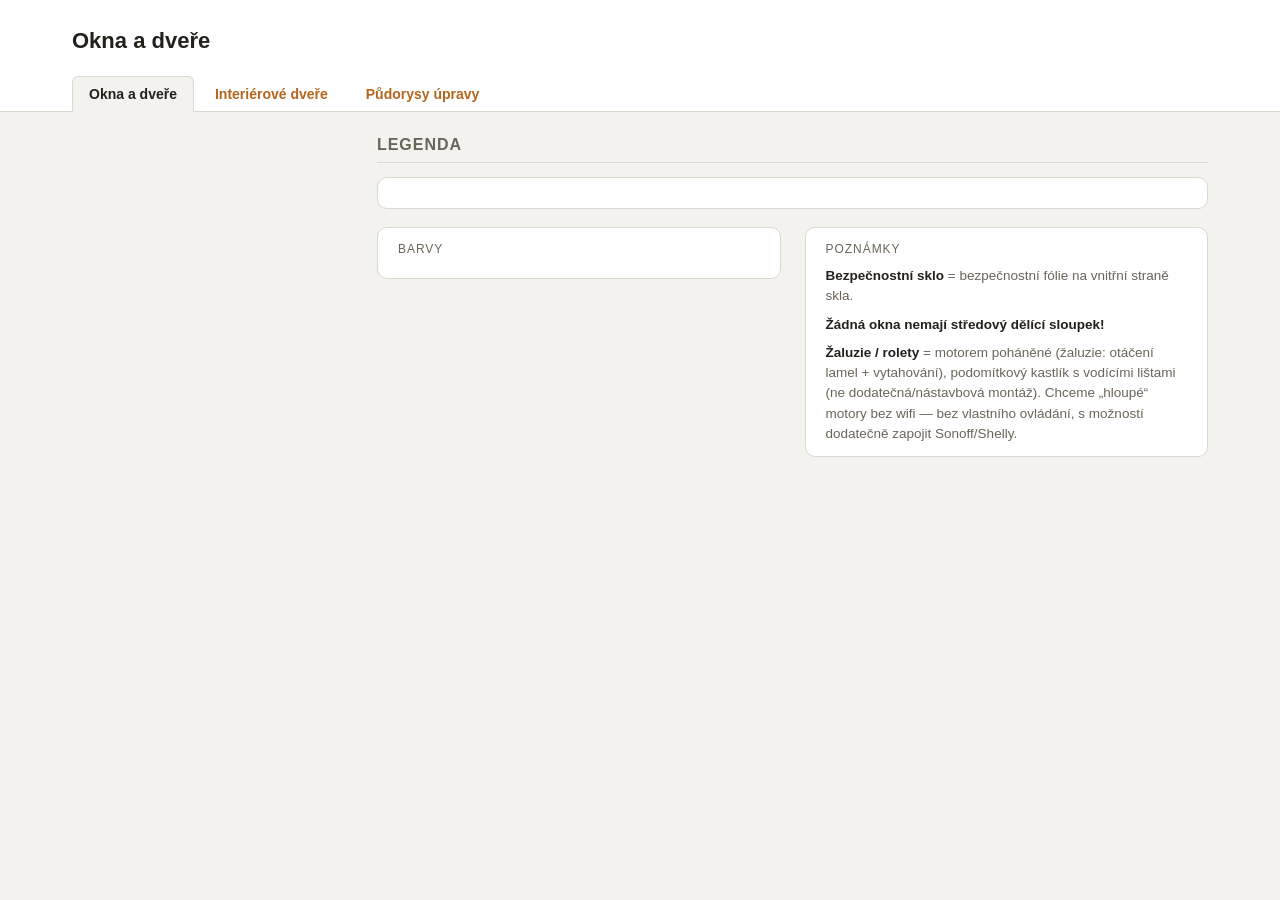
<file: index.html>
<!doctype html>
<html lang="cs">
<head>
<meta charset="utf-8">
<meta name="robots" content="noindex, nofollow">
<meta http-equiv="refresh" content="0; url=okna-dvere/">
<title>Rejchartice 58</title>
</head>
<body><a href="okna-dvere/">Okna a dveře</a></body>
</html>
</file>
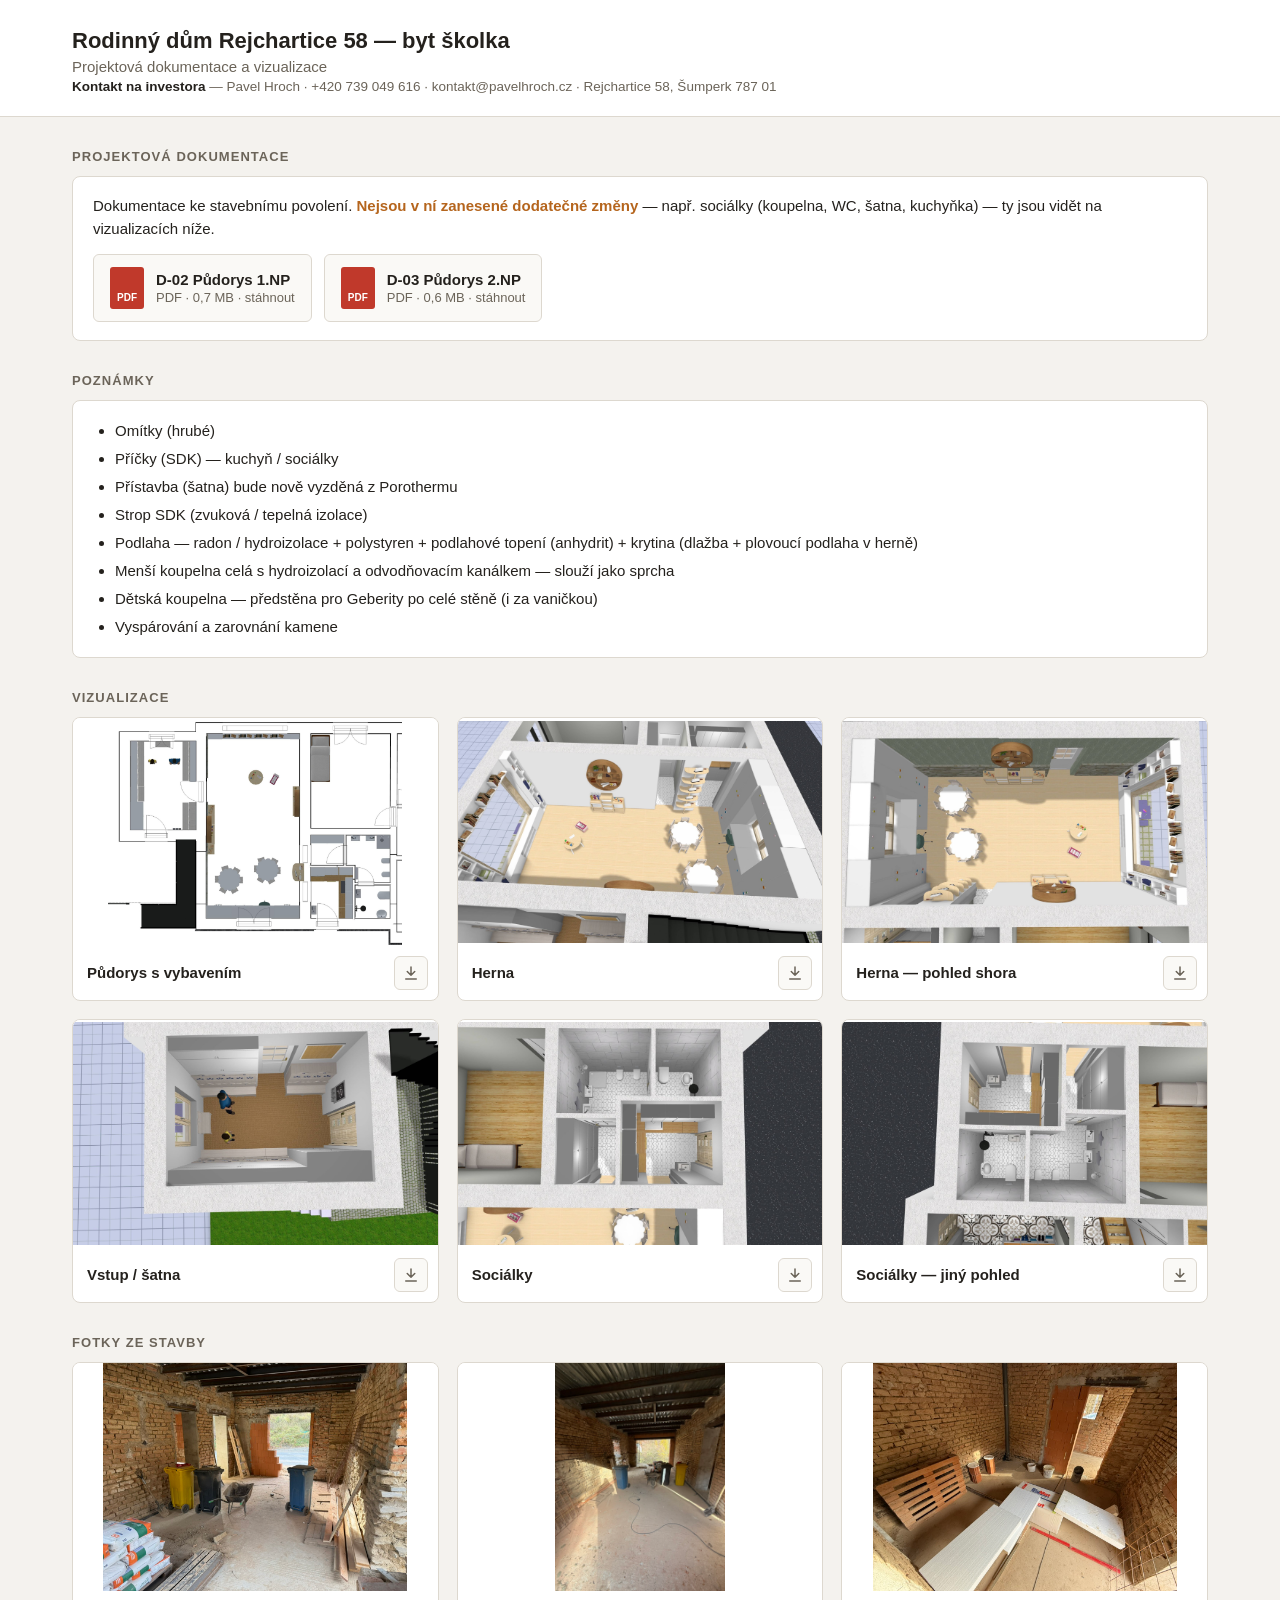
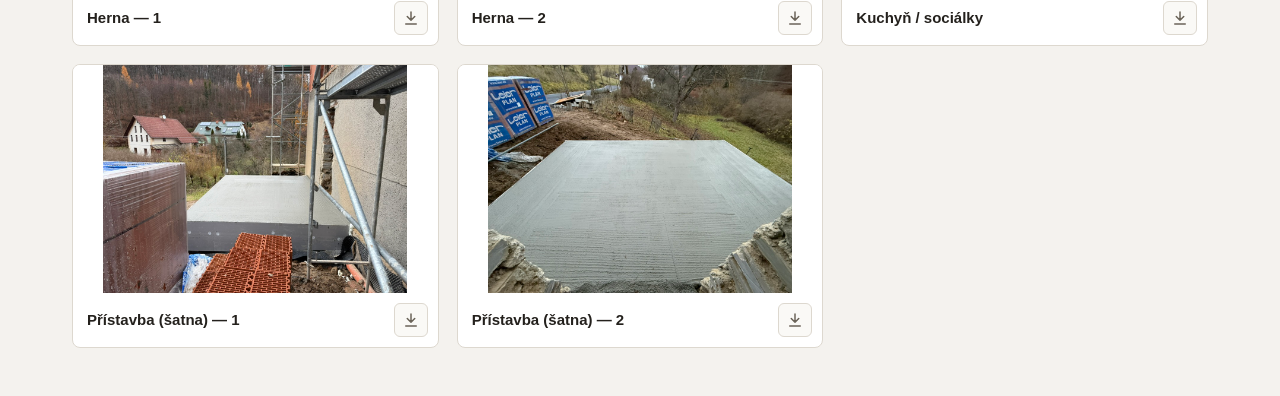
<file: byt-skolka/index.html>
<!DOCTYPE html>
<html lang="cs">
<head>
<meta charset="UTF-8" />
<meta name="robots" content="noindex, nofollow" />
<meta name="viewport" content="width=device-width, initial-scale=1.0" />
<title>Byt školka — Rejchartice 58</title>
<style>
  :root {
    --bg: #f4f2ee;
    --panel: #ffffff;
    --ink: #24211d;
    --muted: #6b6459;
    --line: #ddd8cf;
    --accent: #b5651d;
  }
  * { box-sizing: border-box; }
  body {
    margin: 0;
    font-family: -apple-system, "Segoe UI", Roboto, Helvetica, Arial, sans-serif;
    background: var(--bg);
    color: var(--ink);
  }
  header.page-head {
    padding: 28px 32px 22px;
    border-bottom: 1px solid var(--line);
    background: var(--panel);
  }
  header.page-head > *, main { max-width: 1136px; margin-left: auto; margin-right: auto; }
  header.page-head h1 { margin-top: 0; margin-bottom: 4px; font-size: 22px; }
  header.page-head .sub { color: var(--muted); font-size: 15px; }
  header.page-head .contact { color: var(--muted); font-size: 13.5px; margin-top: 4px; }
  header.page-head .contact b { color: var(--ink); }
  main { padding: 0 32px 48px; max-width: 1200px; }
  h2 {
    font-size: 13px; letter-spacing: 0.08em; text-transform: uppercase;
    color: var(--muted); margin: 32px 0 12px;
  }
  .card {
    background: var(--panel);
    border: 1px solid var(--line);
    border-radius: 8px;
    padding: 18px 20px;
  }
  .docs-note { margin: 0 0 14px; font-size: 15px; line-height: 1.5; }
  .docs-note b { color: var(--accent); }
  .docs { display: flex; flex-wrap: wrap; gap: 12px; }
  .doc {
    display: inline-flex; align-items: center; gap: 12px;
    padding: 12px 16px;
    border: 1px solid var(--line); border-radius: 6px;
    color: var(--ink); text-decoration: none; background: #faf9f6;
  }
  .doc:hover { border-color: var(--accent); }
  .doc-icon {
    flex: none; width: 34px; height: 42px; border-radius: 3px;
    background: #c0392b; color: #fff; font-size: 10px; font-weight: 700;
    display: flex; align-items: flex-end; justify-content: center; padding-bottom: 6px;
  }
  .doc-name { font-weight: 700; font-size: 15px; }
  .doc-meta { color: var(--muted); font-size: 13px; margin-top: 2px; }
  .notes { margin: 0; padding-left: 22px; font-size: 15px; line-height: 1.6; }
  .notes li + li { margin-top: 4px; }
  .gallery {
    display: grid;
    grid-template-columns: repeat(auto-fill, minmax(320px, 1fr));
    gap: 18px;
  }
  .gallery figure {
    margin: 0; background: var(--panel);
    border: 1px solid var(--line); border-radius: 8px; overflow: hidden;
  }
  .gallery img {
    display: block; width: 100%; aspect-ratio: 16 / 10; object-fit: contain;
    cursor: zoom-in; background: #fff;
  }
  .gallery figcaption {
    padding: 10px 10px 10px 14px; font-size: 15px; font-weight: 700;
    display: flex; align-items: center; justify-content: space-between; gap: 10px;
  }
  .dl {
    flex: none; display: inline-flex; align-items: center; justify-content: center;
    width: 34px; height: 34px; border-radius: 6px;
    color: var(--muted); border: 1px solid var(--line); background: #faf9f6;
  }
  .dl:hover { color: var(--accent); border-color: var(--accent); }
  .dl svg { width: 18px; height: 18px; }
  .lightbox {
    position: fixed; inset: 0; z-index: 1000;
    background: rgba(15, 14, 12, 0.92);
    display: flex; flex-direction: column; align-items: center; justify-content: center;
    padding: 48px 16px 24px;
  }
  .lightbox img { max-width: 100%; max-height: calc(100vh - 110px); object-fit: contain; border-radius: 4px; }
  .lightbox-caption { margin-top: 12px; color: #f3efe8; font-size: 15px; font-weight: 600; }
  .lightbox-close {
    position: absolute; top: 10px; right: 14px; width: 44px; height: 44px;
    border: none; border-radius: 50%; background: rgba(255, 255, 255, 0.14);
    color: #fff; font-size: 30px; line-height: 1; cursor: pointer;
  }
  .lightbox-close:hover, .lightbox-nav:hover { background: rgba(255, 255, 255, 0.28); }
  .lightbox-nav {
    position: absolute; top: 50%; transform: translateY(-50%);
    width: 52px; height: 52px; border: none; border-radius: 50%;
    background: rgba(255, 255, 255, 0.14); color: #fff;
    font-size: 38px; line-height: 1; padding-bottom: 4px; cursor: pointer;
  }
  .lightbox-nav.prev { left: 14px; }
  .lightbox-nav.next { right: 14px; }
  .lightbox { user-select: none; }
  @media (max-width: 600px) { .lightbox-nav { width: 42px; height: 42px; font-size: 30px; } }
  @media (max-width: 600px) {
    header.page-head { padding: 20px 16px 16px; }
    main { padding: 0 16px 32px; }
    .gallery { grid-template-columns: 1fr; }
  }
</style>
</head>
<body>

<header class="page-head">
  <h1>Rodinný dům Rejchartice 58 — byt školka</h1>
  <div class="sub">Projektová dokumentace a vizualizace</div>
  <div class="contact"><b>Kontakt na investora</b> — Pavel Hroch · +420 739 049 616 · kontakt@pavelhroch.cz · Rejchartice 58, Šumperk 787 01</div>
</header>

<main>
  <h2>Projektová dokumentace</h2>
  <div class="card">
    <p class="docs-note">
      Dokumentace ke stavebnímu povolení. <b>Nejsou v ní zanesené dodatečné změny</b> —
      např. sociálky (koupelna, WC, šatna, kuchyňka) — ty jsou vidět na vizualizacích níže.
    </p>
    <div class="docs">
      <a class="doc" href="pdf/D-02-1NP.pdf" download>
        <span class="doc-icon">PDF</span>
        <span><div class="doc-name">D-02 Půdorys 1.NP</div><div class="doc-meta">PDF · 0,7 MB · stáhnout</div></span>
      </a>
      <a class="doc" href="pdf/D-03-2NP.pdf" download>
        <span class="doc-icon">PDF</span>
        <span><div class="doc-name">D-03 Půdorys 2.NP</div><div class="doc-meta">PDF · 0,6 MB · stáhnout</div></span>
      </a>
    </div>
  </div>

  <h2>Poznámky</h2>
  <div class="card">
    <!-- Poznámky: každá odrážka = jeden <li> -->
    <ul class="notes">
      <li>Omítky (hrubé)</li>
      <li>Příčky (SDK) — kuchyň / sociálky</li>
      <li>Přístavba (šatna) bude nově vyzděná z Porothermu</li>
      <li>Strop SDK (zvuková / tepelná izolace)</li>
      <li>Podlaha — radon / hydroizolace + polystyren + podlahové topení (anhydrit) + krytina (dlažba + plovoucí podlaha v herně)</li>
      <li>Menší koupelna celá s hydroizolací a odvodňovacím kanálkem — slouží jako sprcha</li>
      <li>Dětská koupelna — předstěna pro Geberity po celé stěně (i za vaničkou)</li>
      <li>Vyspárování a zarovnání kamene</li>
    </ul>
  </div>

  <h2>Vizualizace</h2>
  <div class="gallery" id="gallery">
    <figure><img src="img/pudorys.jpg" alt="Půdorys s vybavením"><figcaption><span>Půdorys s vybavením</span><a class="dl" href="img/pudorys.jpg" download title="Stáhnout fotku" aria-label="Stáhnout fotku Půdorys s vybavením"><svg viewBox="0 0 24 24" fill="none" stroke="currentColor" stroke-width="2" stroke-linecap="round" stroke-linejoin="round" aria-hidden="true"><path d="M12 4v11M7 10l5 5 5-5M5 20h14"/></svg></a></figcaption></figure>
    <figure><img src="img/herna.jpg" alt="Herna"><figcaption><span>Herna</span><a class="dl" href="img/herna.jpg" download title="Stáhnout fotku" aria-label="Stáhnout fotku Herna"><svg viewBox="0 0 24 24" fill="none" stroke="currentColor" stroke-width="2" stroke-linecap="round" stroke-linejoin="round" aria-hidden="true"><path d="M12 4v11M7 10l5 5 5-5M5 20h14"/></svg></a></figcaption></figure>
    <figure><img src="img/herna-shora.jpg" alt="Herna — pohled shora"><figcaption><span>Herna — pohled shora</span><a class="dl" href="img/herna-shora.jpg" download title="Stáhnout fotku" aria-label="Stáhnout fotku Herna — pohled shora"><svg viewBox="0 0 24 24" fill="none" stroke="currentColor" stroke-width="2" stroke-linecap="round" stroke-linejoin="round" aria-hidden="true"><path d="M12 4v11M7 10l5 5 5-5M5 20h14"/></svg></a></figcaption></figure>
    <figure><img src="img/satna-vstup.jpg" alt="Vstup / šatna"><figcaption><span>Vstup / šatna</span><a class="dl" href="img/satna-vstup.jpg" download title="Stáhnout fotku" aria-label="Stáhnout fotku Vstup / šatna"><svg viewBox="0 0 24 24" fill="none" stroke="currentColor" stroke-width="2" stroke-linecap="round" stroke-linejoin="round" aria-hidden="true"><path d="M12 4v11M7 10l5 5 5-5M5 20h14"/></svg></a></figcaption></figure>
    <figure><img src="img/socialky.jpg" alt="Sociálky"><figcaption><span>Sociálky</span><a class="dl" href="img/socialky.jpg" download title="Stáhnout fotku" aria-label="Stáhnout fotku Sociálky"><svg viewBox="0 0 24 24" fill="none" stroke="currentColor" stroke-width="2" stroke-linecap="round" stroke-linejoin="round" aria-hidden="true"><path d="M12 4v11M7 10l5 5 5-5M5 20h14"/></svg></a></figcaption></figure>
    <figure><img src="img/socialky-2.jpg" alt="Sociálky — jiný pohled"><figcaption><span>Sociálky — jiný pohled</span><a class="dl" href="img/socialky-2.jpg" download title="Stáhnout fotku" aria-label="Stáhnout fotku Sociálky — jiný pohled"><svg viewBox="0 0 24 24" fill="none" stroke="currentColor" stroke-width="2" stroke-linecap="round" stroke-linejoin="round" aria-hidden="true"><path d="M12 4v11M7 10l5 5 5-5M5 20h14"/></svg></a></figcaption></figure>
  </div>
  <h2>Fotky ze stavby</h2>
  <div class="gallery">
    <figure><img src="img/stav-1.jpg" alt="Herna — 1"><figcaption><span>Herna — 1</span><a class="dl" href="img/stav-1.jpg" download title="Stáhnout fotku" aria-label="Stáhnout fotku Herna — 1"><svg viewBox="0 0 24 24" fill="none" stroke="currentColor" stroke-width="2" stroke-linecap="round" stroke-linejoin="round" aria-hidden="true"><path d="M12 4v11M7 10l5 5 5-5M5 20h14"/></svg></a></figcaption></figure>
    <figure><img src="img/stav-2.jpg" alt="Herna — 2"><figcaption><span>Herna — 2</span><a class="dl" href="img/stav-2.jpg" download title="Stáhnout fotku" aria-label="Stáhnout fotku Herna — 2"><svg viewBox="0 0 24 24" fill="none" stroke="currentColor" stroke-width="2" stroke-linecap="round" stroke-linejoin="round" aria-hidden="true"><path d="M12 4v11M7 10l5 5 5-5M5 20h14"/></svg></a></figcaption></figure>
    <figure><img src="img/stav-3.jpg" alt="Kuchyň / sociálky"><figcaption><span>Kuchyň / sociálky</span><a class="dl" href="img/stav-3.jpg" download title="Stáhnout fotku" aria-label="Stáhnout fotku Kuchyň / sociálky"><svg viewBox="0 0 24 24" fill="none" stroke="currentColor" stroke-width="2" stroke-linecap="round" stroke-linejoin="round" aria-hidden="true"><path d="M12 4v11M7 10l5 5 5-5M5 20h14"/></svg></a></figcaption></figure>
    <figure><img src="img/stav-4.jpg" alt="Přístavba (šatna) — 1"><figcaption><span>Přístavba (šatna) — 1</span><a class="dl" href="img/stav-4.jpg" download title="Stáhnout fotku" aria-label="Stáhnout fotku Přístavba (šatna) — 1"><svg viewBox="0 0 24 24" fill="none" stroke="currentColor" stroke-width="2" stroke-linecap="round" stroke-linejoin="round" aria-hidden="true"><path d="M12 4v11M7 10l5 5 5-5M5 20h14"/></svg></a></figcaption></figure>
    <figure><img src="img/stav-5.jpg" alt="Přístavba (šatna) — 2"><figcaption><span>Přístavba (šatna) — 2</span><a class="dl" href="img/stav-5.jpg" download title="Stáhnout fotku" aria-label="Stáhnout fotku Přístavba (šatna) — 2"><svg viewBox="0 0 24 24" fill="none" stroke="currentColor" stroke-width="2" stroke-linecap="round" stroke-linejoin="round" aria-hidden="true"><path d="M12 4v11M7 10l5 5 5-5M5 20h14"/></svg></a></figcaption></figure>
  </div>
</main>

<script>
  // Lightbox: šipky ←/→ (tlačítka, klávesy i swipe) listují fotkami v rámci stejné galerie.
  function openLightbox(items, index) {
    const box = document.createElement("div");
    box.className = "lightbox";
    const img = document.createElement("img");
    const cap = document.createElement("div");
    cap.className = "lightbox-caption";
    const close = document.createElement("button");
    close.className = "lightbox-close";
    close.type = "button";
    close.setAttribute("aria-label", "Zavřít");
    close.textContent = "×";
    const mkNav = (cls, label, txt) => {
      const b = document.createElement("button");
      b.className = "lightbox-nav " + cls;
      b.type = "button";
      b.setAttribute("aria-label", label);
      b.textContent = txt;
      return b;
    };
    const prev = mkNav("prev", "Předchozí fotka", "‹");
    const next = mkNav("next", "Další fotka", "›");
    box.append(img, cap, close);
    if (items.length > 1) box.append(prev, next);

    function show(i) {
      index = (i + items.length) % items.length;
      img.src = items[index].src;
      img.alt = items[index].caption;
      cap.textContent = items[index].caption + (items.length > 1 ? `  (${index + 1} / ${items.length})` : "");
    }
    function hide() { box.remove(); document.removeEventListener("keydown", onKey); }
    function onKey(e) {
      if (e.key === "Escape") hide();
      else if (e.key === "ArrowLeft") show(index - 1);
      else if (e.key === "ArrowRight") show(index + 1);
    }
    prev.addEventListener("click", () => show(index - 1));
    next.addEventListener("click", () => show(index + 1));
    box.addEventListener("click", (e) => { if (e.target === box || e.target === close) hide(); });
    let touchX = null;
    box.addEventListener("touchstart", (e) => { touchX = e.touches[0].clientX; }, { passive: true });
    box.addEventListener("touchend", (e) => {
      if (touchX === null) return;
      const dx = e.changedTouches[0].clientX - touchX;
      if (Math.abs(dx) > 40) show(index + (dx < 0 ? 1 : -1));
      touchX = null;
    });
    document.addEventListener("keydown", onKey);
    show(index);
    document.body.appendChild(box);
  }
  document.querySelectorAll(".gallery").forEach((gallery) => {
    const figs = [...gallery.querySelectorAll("figure")];
    const items = figs.map((fig) => ({
      src: fig.querySelector("img").src,
      caption: fig.querySelector("figcaption span").textContent,
    }));
    figs.forEach((fig, i) => fig.querySelector("img").addEventListener("click", () => openLightbox(items, i)));
  });
</script>
</body>
</html>
</file>
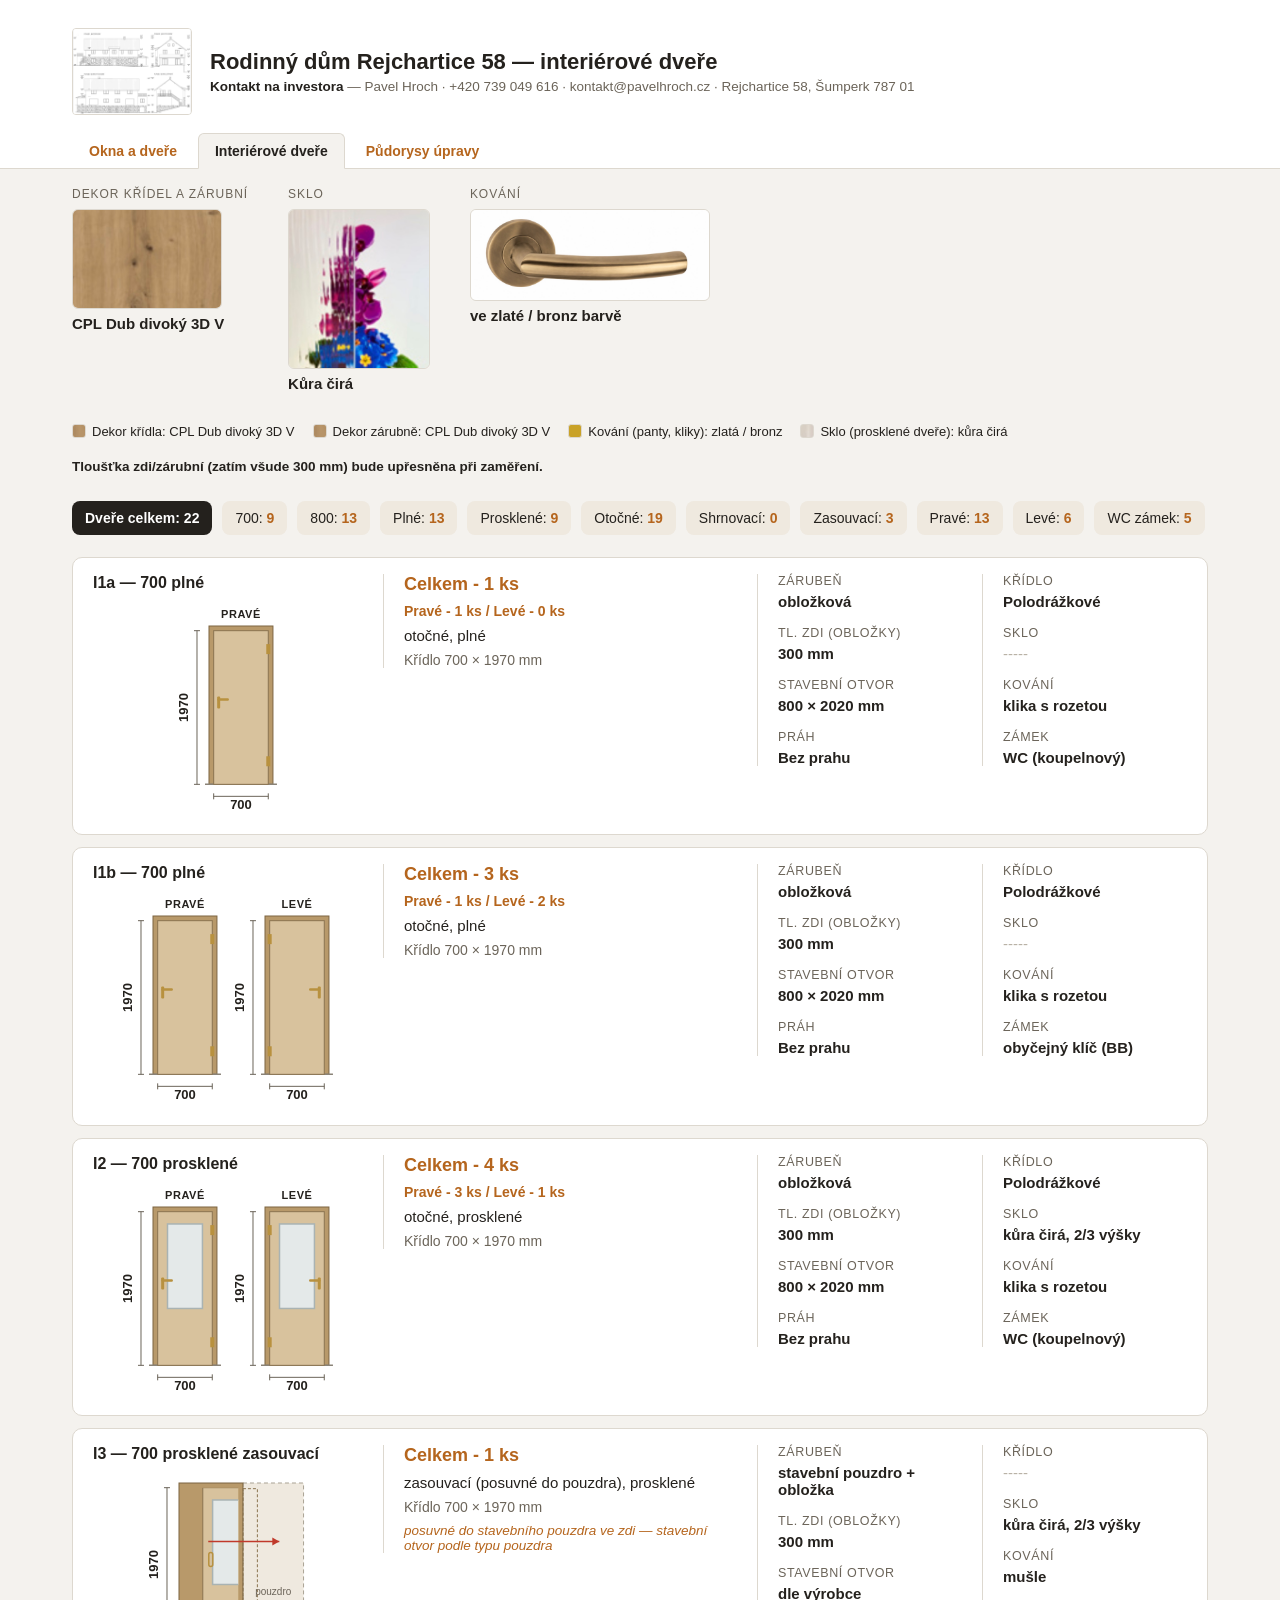
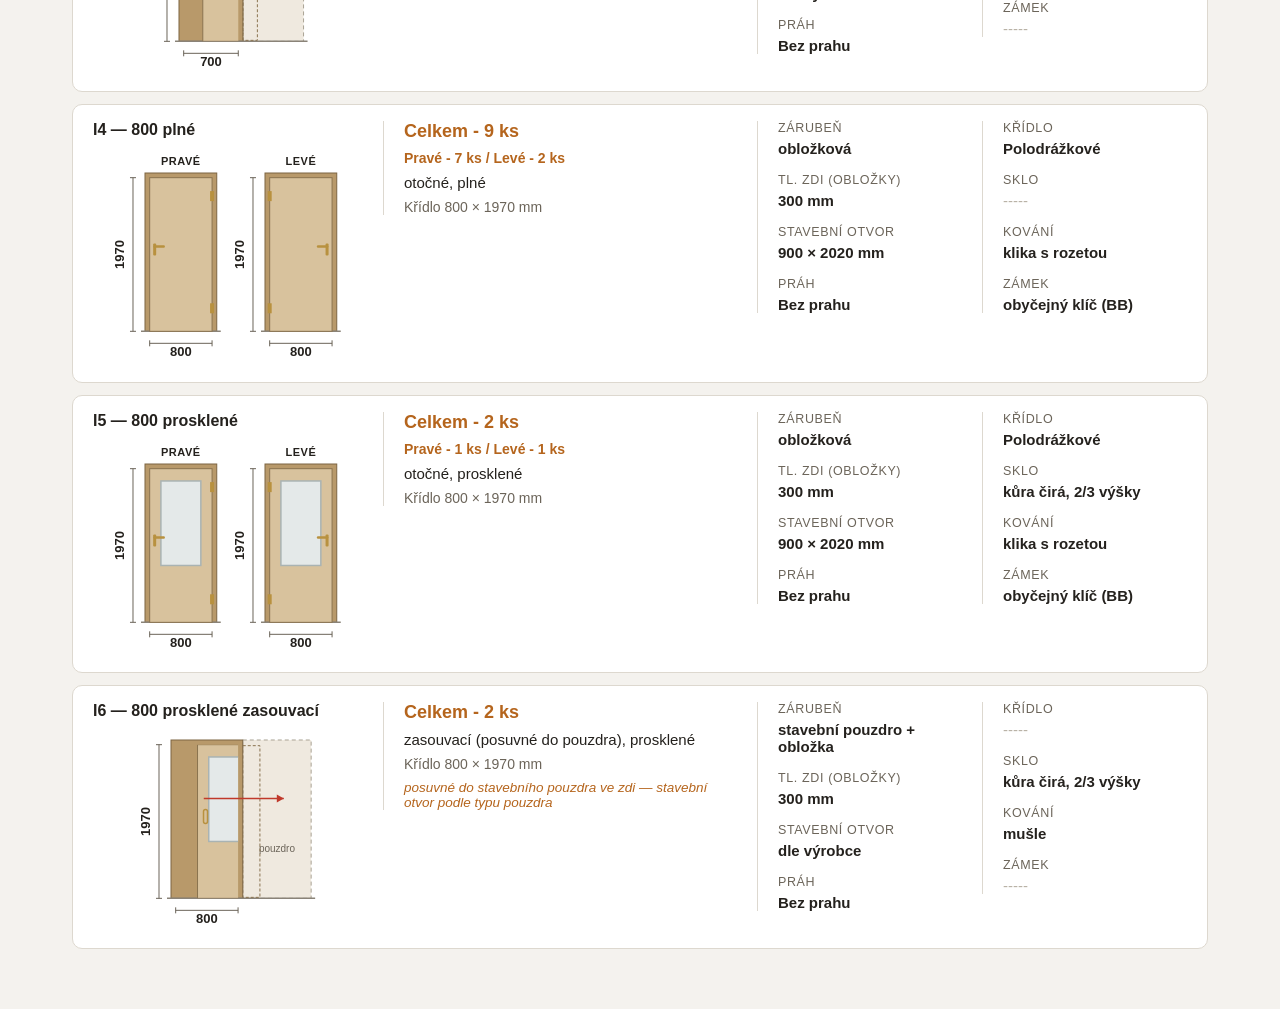
<file: interierove-dvere/index.html>
<!DOCTYPE html>
<html lang="cs">
<head>
<meta charset="UTF-8" />
<meta name="robots" content="noindex, nofollow" />
<meta name="viewport" content="width=device-width, initial-scale=1.0" />
<title>Interiérové dveře — poptávka</title>
<!-- Proti cache: CSS/JS/data se načítají s časovou značkou, takže se změny projeví hned. -->
<script>document.write('<link rel="stylesheet" href="style.css?t=' + Date.now() + '" />');</script>
</head>
<body>

<header class="page-head">
  <div class="head-row">
    <img class="house-thumb" id="house-thumb" alt="Pohledy domu" hidden />
    <div class="head-text">
      <h1 id="project-title">Interiérové dveře</h1>
      <div class="contact" id="contact"></div>
    </div>
  </div>
  <nav class="site-nav"><a href="../okna-dvere/index.html">Okna a dveře</a><span class="current">Interiérové dveře</span><a href="../pudorysy-upravy/index.html">Půdorysy úpravy</a></nav>
</header>

<div class="decor" id="decor"></div>
<div class="materials" id="materials"></div>

<div class="legend legend-note">
  <span><b>Tloušťka zdi/zárubní (zatím všude 300 mm) bude upřesněna při zaměření.</b></span>
</div>

<main id="main"></main>

<script>
  var t = Date.now();
  document.write('<script src="data.js?t=' + t + '"><\/script>');
  document.write('<script src="app.js?t=' + t + '"><\/script>');
</script>
</body>
</html>
</file>
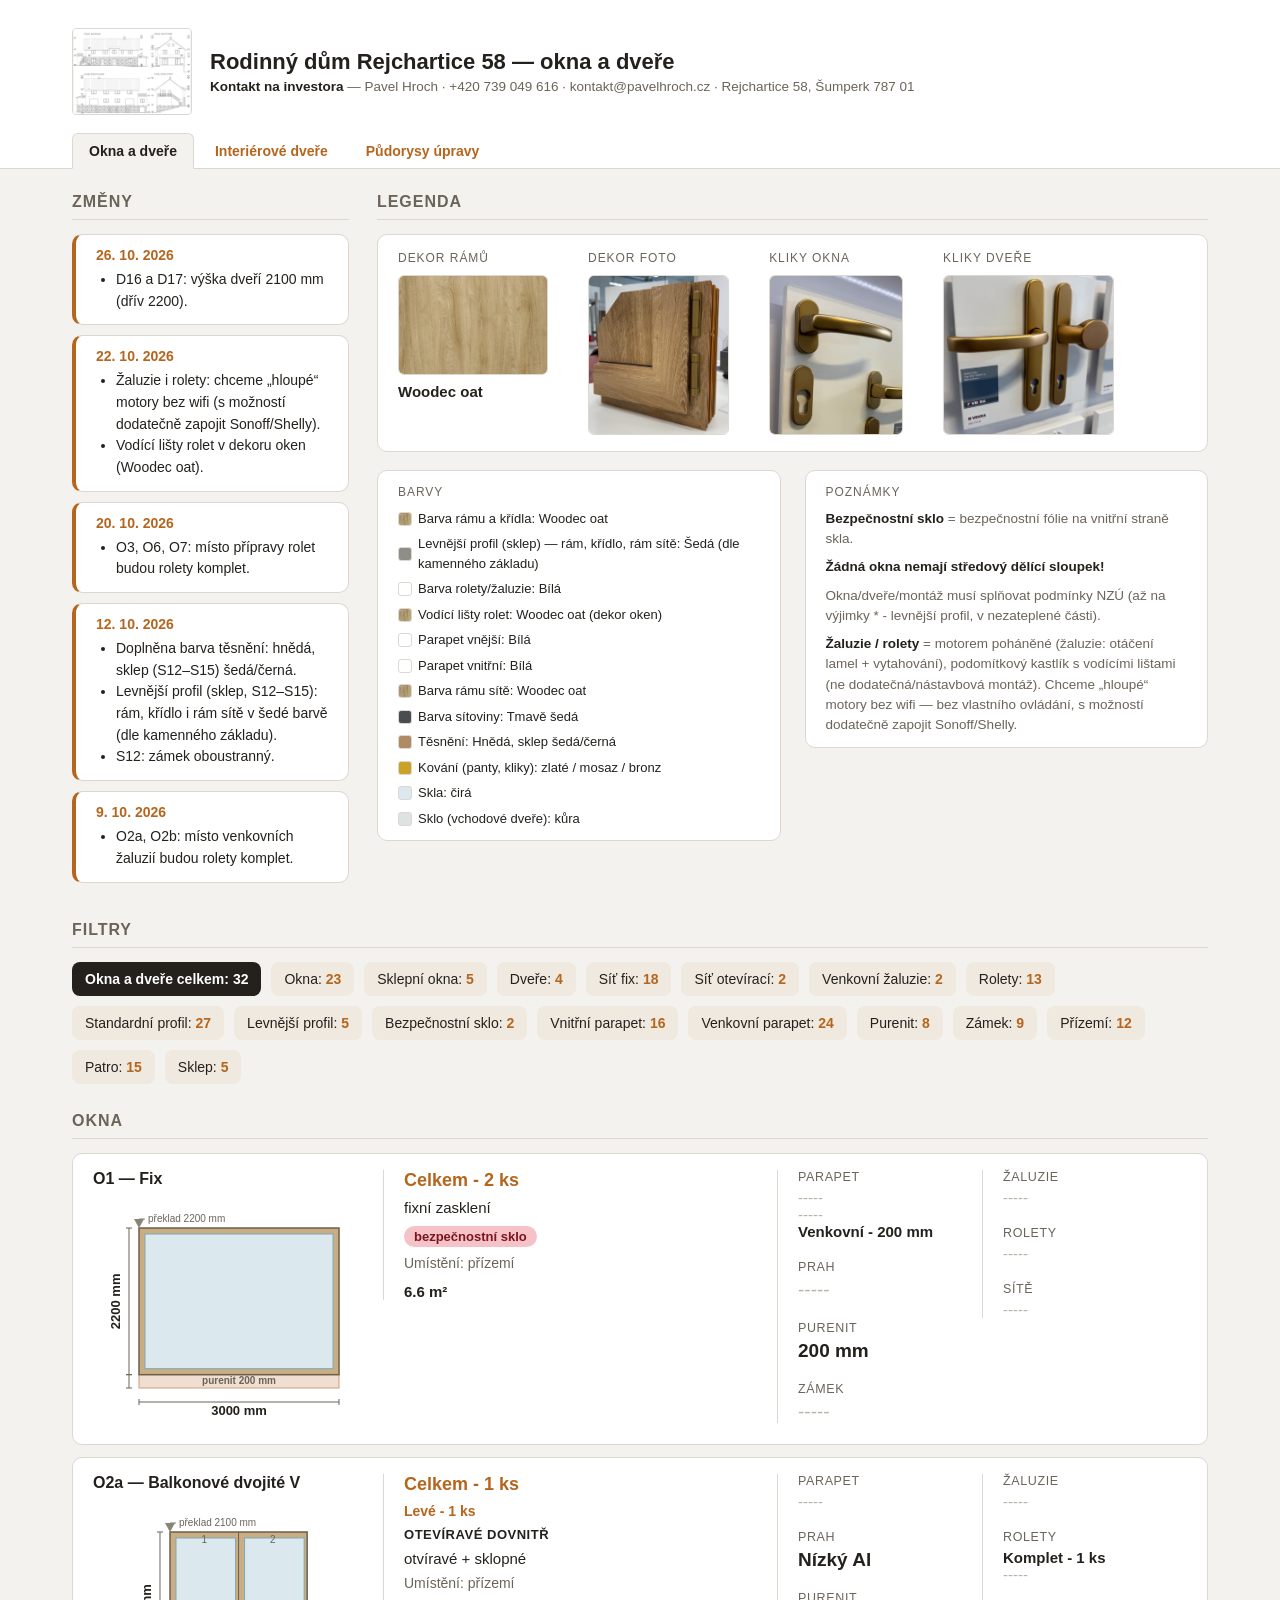
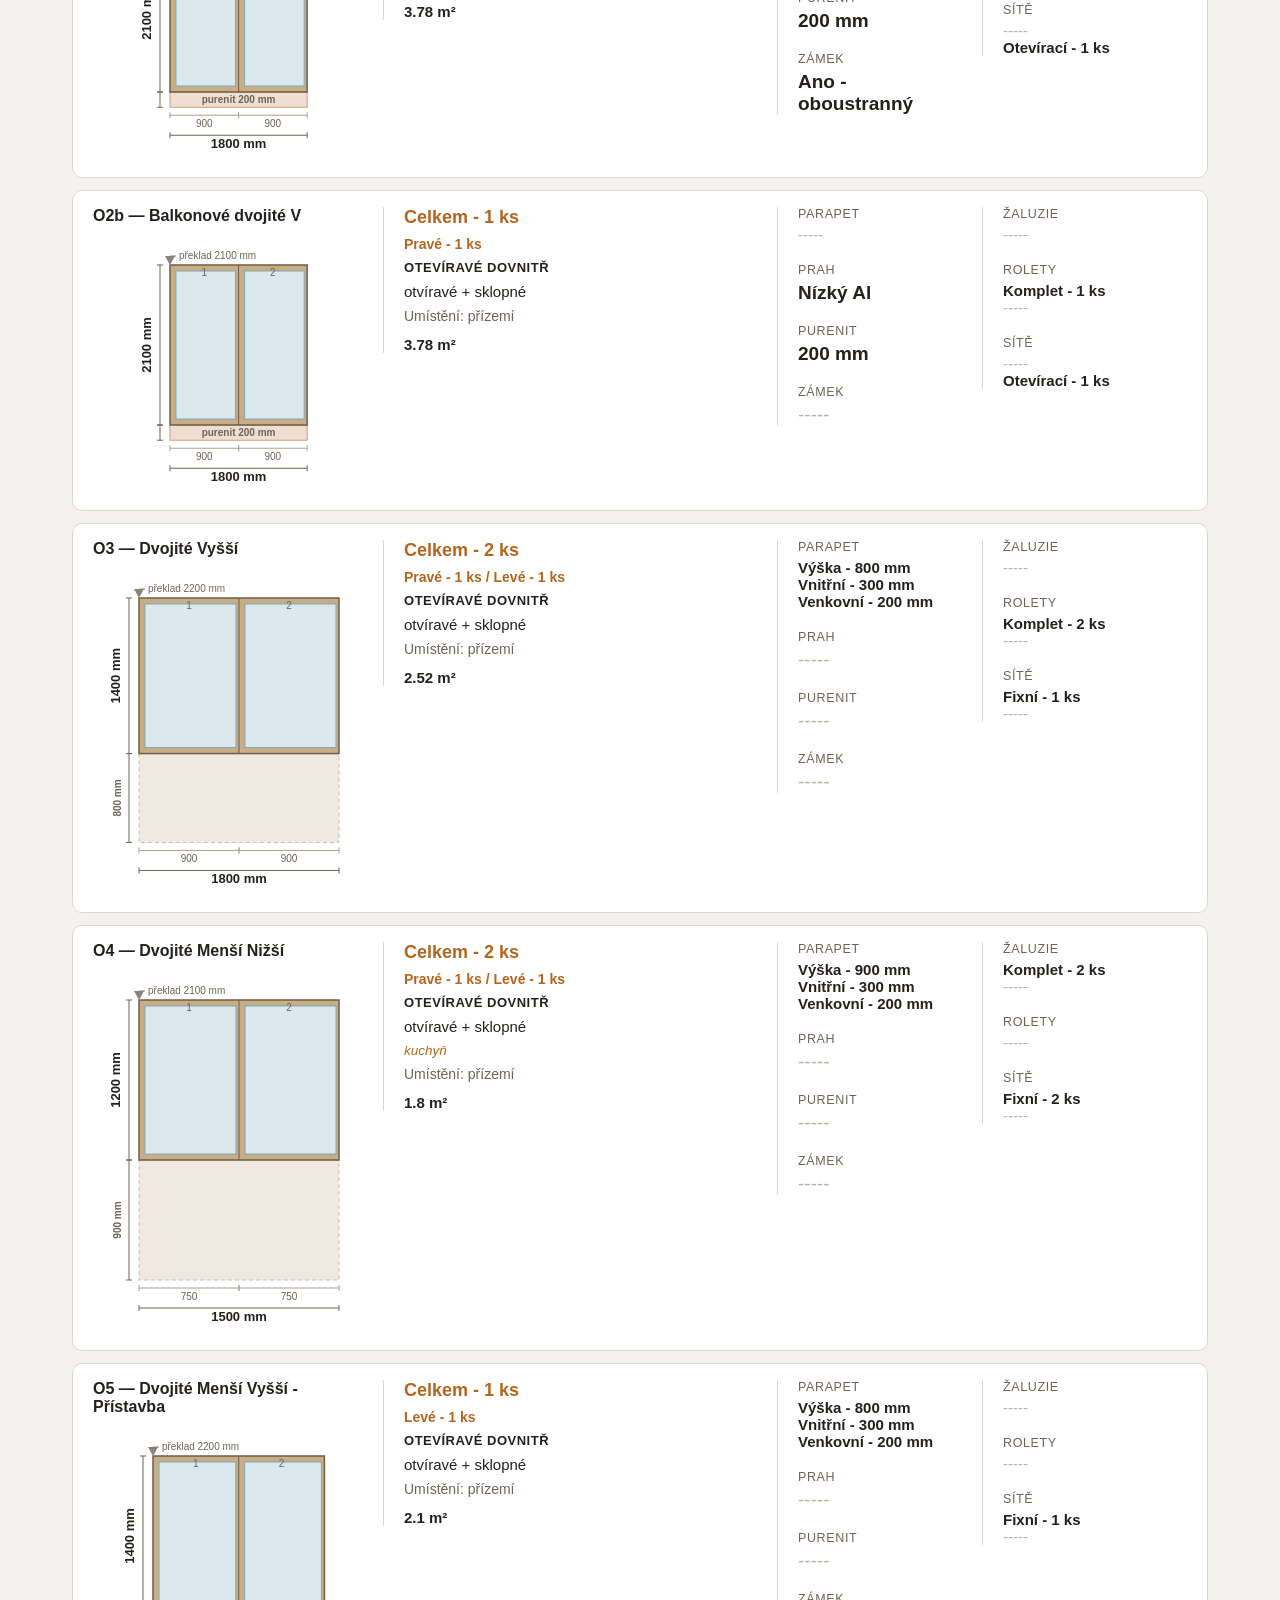
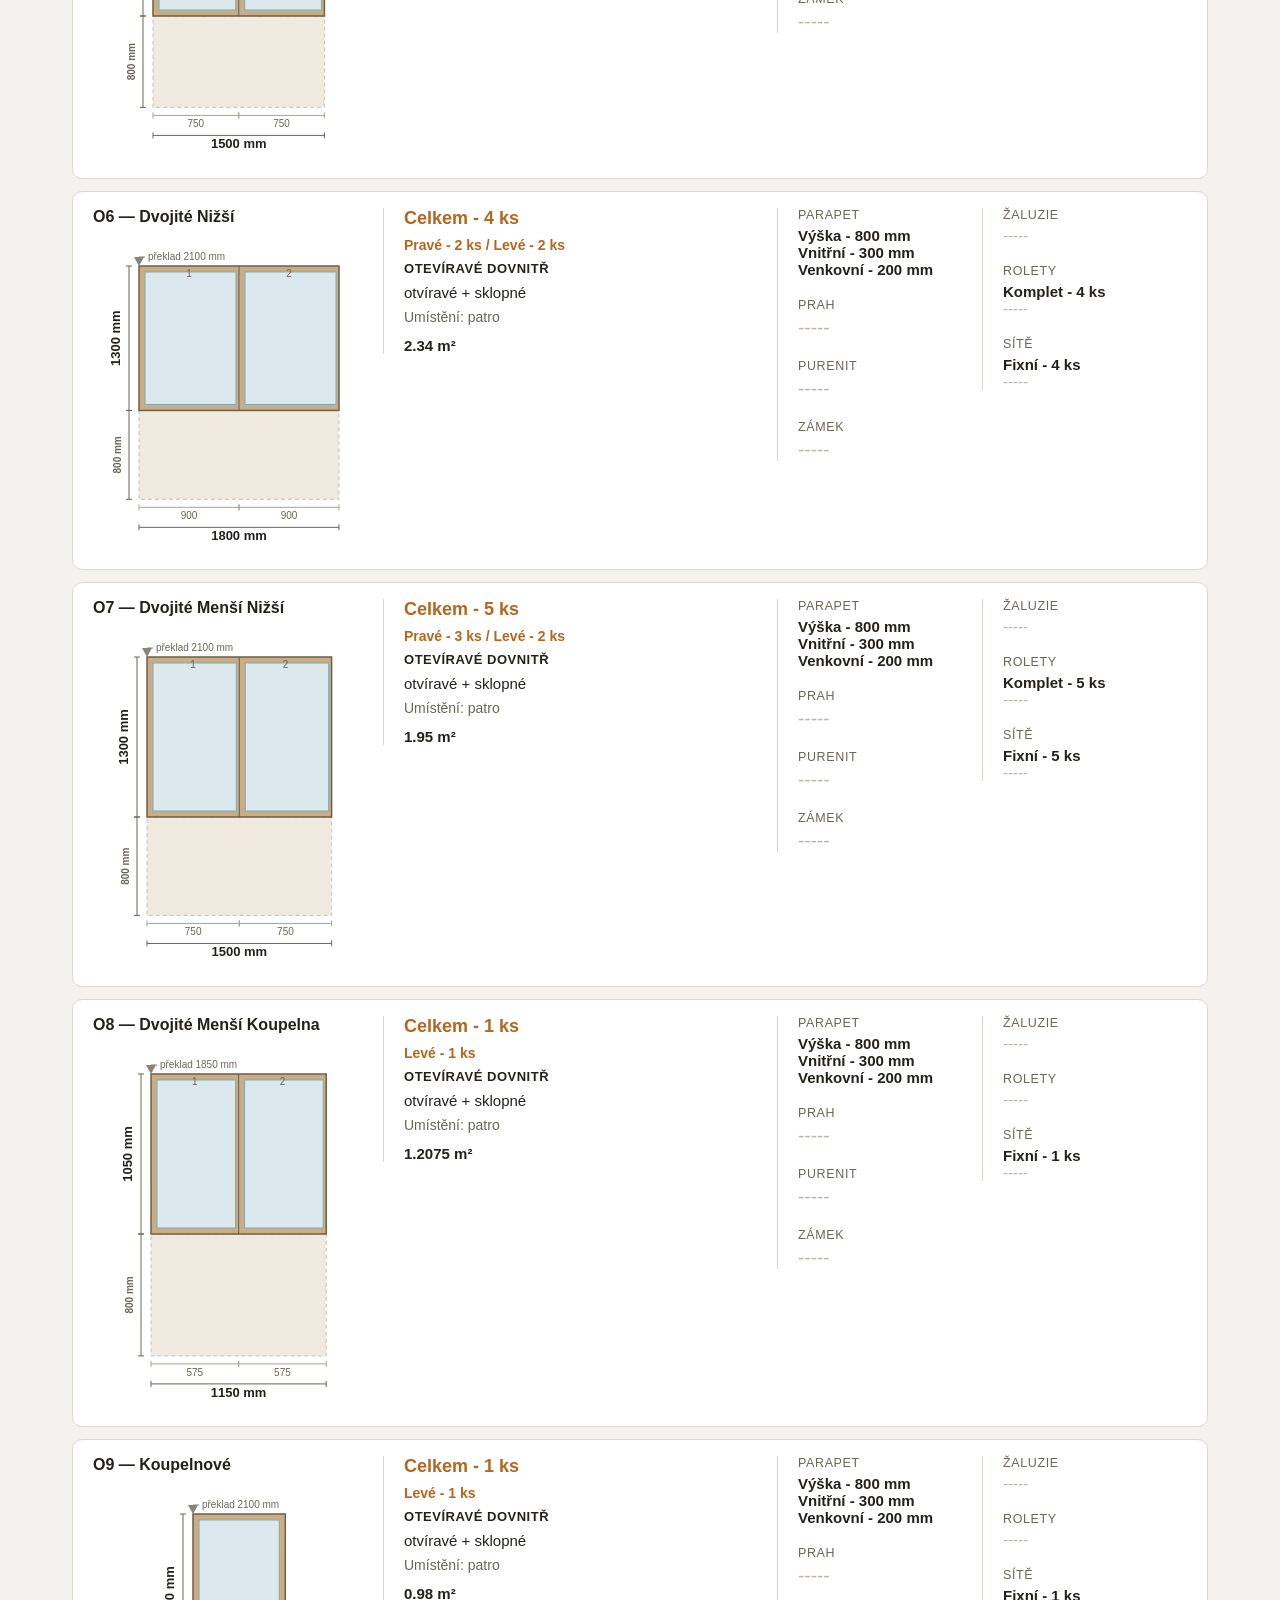
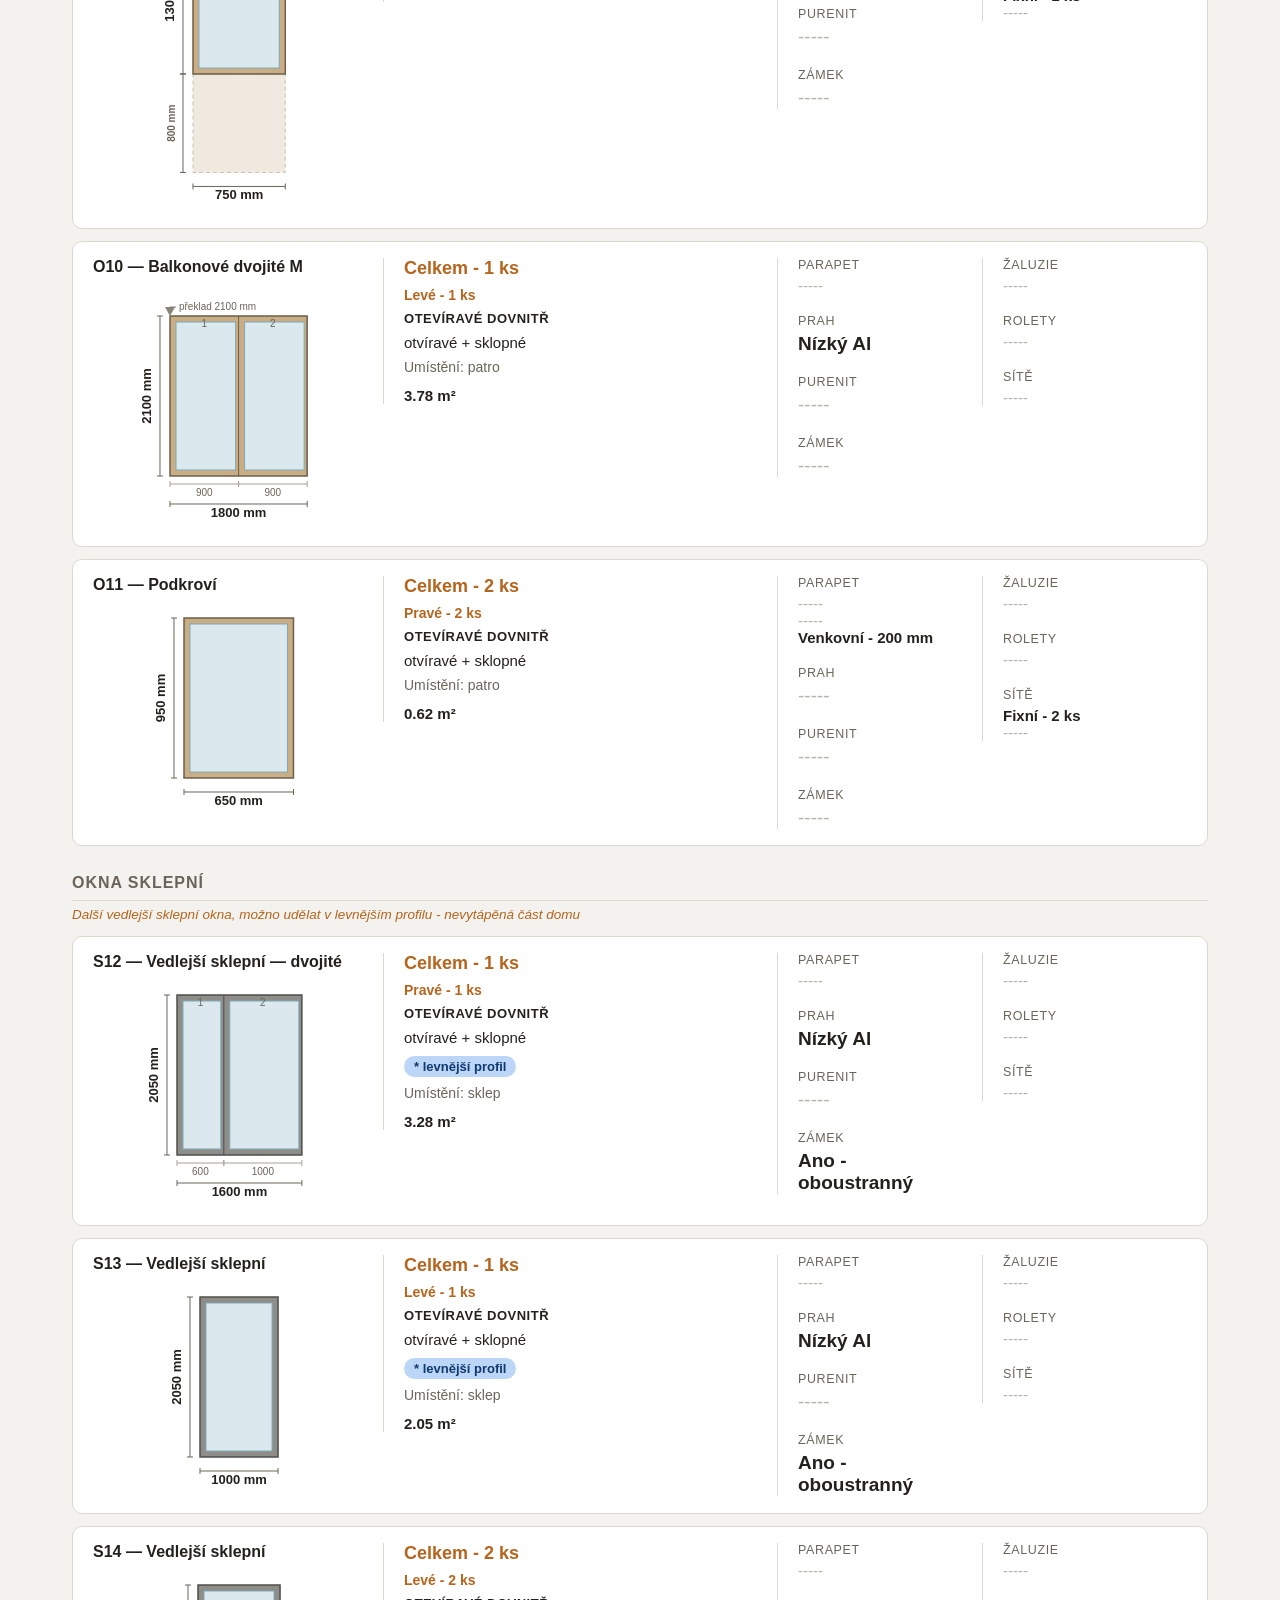
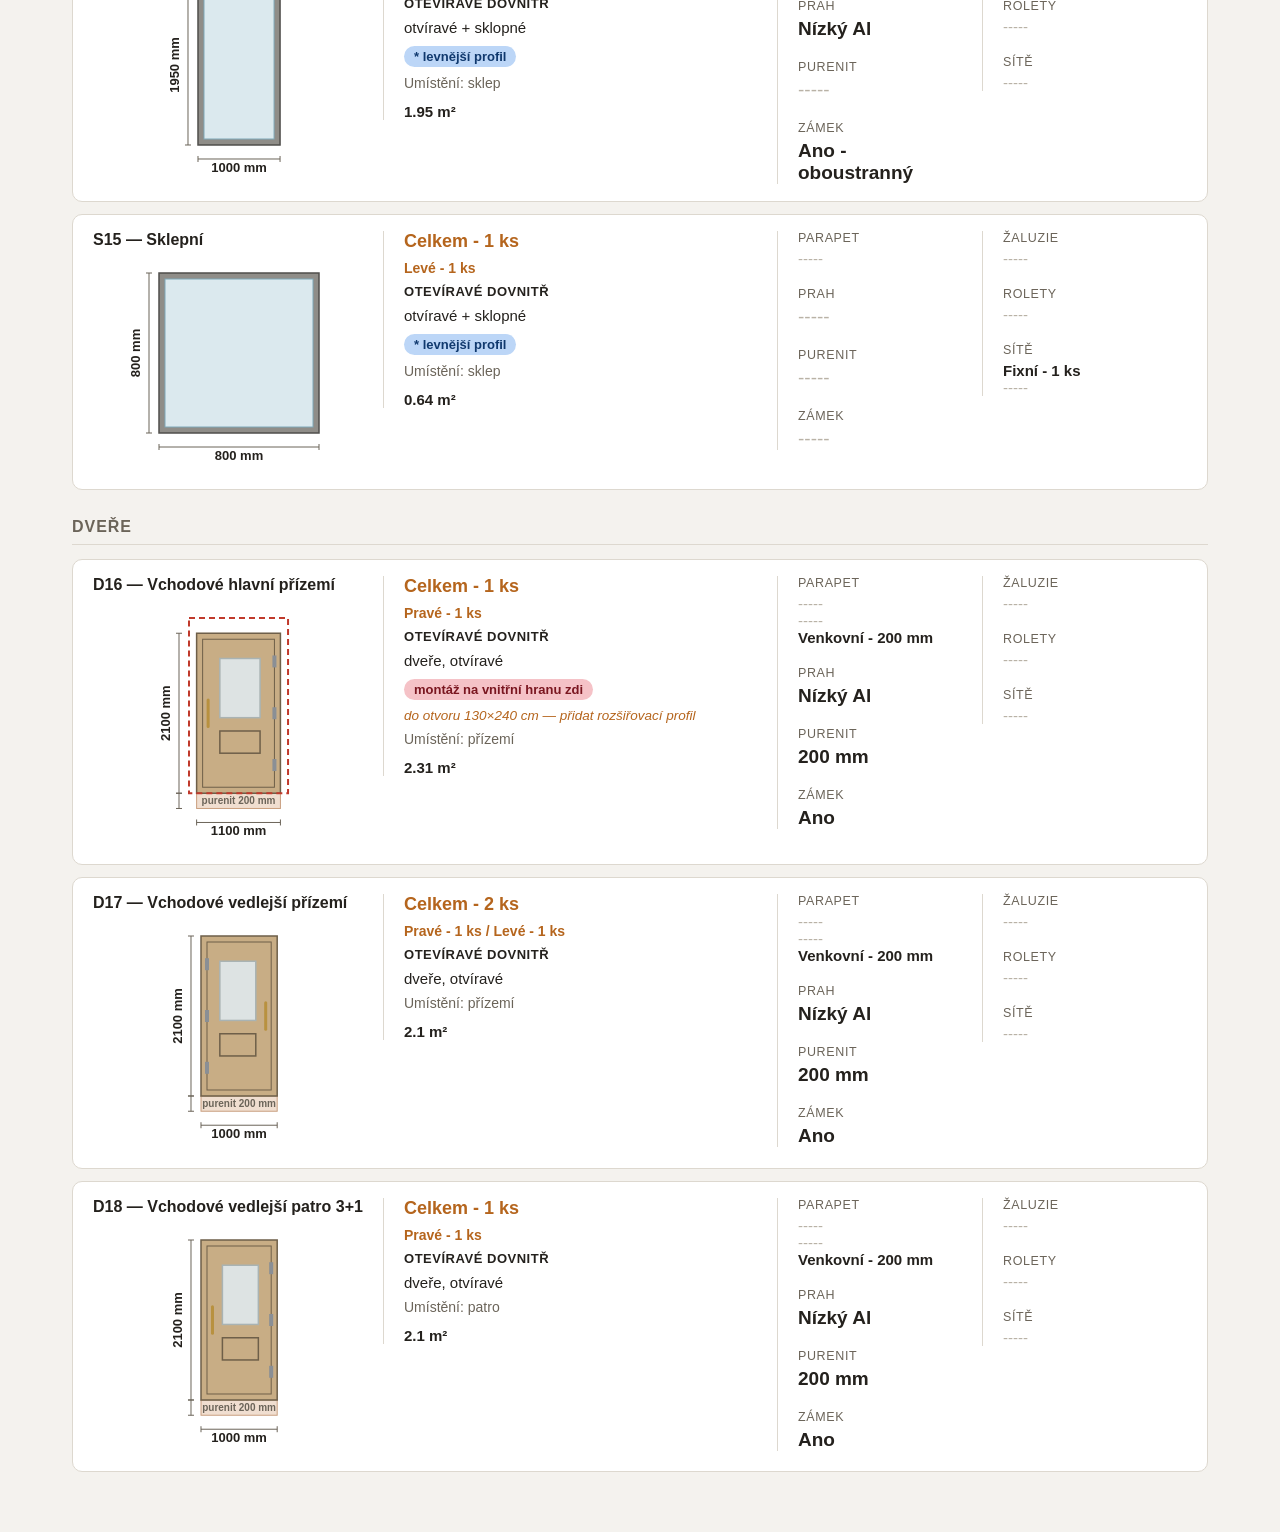
<file: okna-dvere/index.html>
<!DOCTYPE html>
<html lang="cs">
<head>
<meta charset="UTF-8" />
<meta name="robots" content="noindex, nofollow" />
<meta name="viewport" content="width=device-width, initial-scale=1.0" />
<title>Okna a dveře — poptávka</title>
<!-- Proti cache: CSS/JS/data se načítají s časovou značkou, takže se změny projeví hned. -->
<script>document.write('<link rel="stylesheet" href="style.css?t=' + Date.now() + '" />');</script>
</head>
<body>

<header class="page-head">
  <div class="head-row">
    <img class="house-thumb" id="house-thumb" alt="Pohledy domu" hidden />
    <div class="head-text">
      <h1 id="project-title">Okna a dveře</h1>
      <div class="contact" id="contact"></div>
    </div>
  </div>
  <nav class="site-nav"><span class="current">Okna a dveře</span><a href="../interierove-dvere/index.html">Interiérové dveře</a><a href="../pudorysy-upravy/index.html">Půdorysy úpravy</a></nav>
</header>

<div class="top-row">
  <aside class="top-changes" id="changes"></aside>
  <div class="top-legend">
    <h2 class="top-title">Legenda</h2>
    <div class="legend-card decor-card">
      <div class="decor" id="decor"></div>
    </div>
    <div class="legend-row">
      <div class="legend-card">
        <div class="decor-label">Barvy</div>
        <div class="materials" id="materials"></div>
      </div>

      <div class="legend-card notes">
        <div class="decor-label">Poznámky</div>
        <ul>
          <li><b>Bezpečnostní sklo</b> = bezpečnostní fólie na vnitřní straně skla.</li>
          <li><b>Žádná okna nemají středový dělící sloupek!</b></li>
          <li id="nzu-note"></li>
          <li><b>Žaluzie / rolety</b> = motorem poháněné (žaluzie: otáčení lamel + vytahování), podomítkový kastlík
          s vodícími lištami (ne dodatečná/nástavbová montáž). Chceme „hloupé“ motory bez wifi — bez vlastního
          ovládání, s možností dodatečně zapojit Sonoff/Shelly.</li>
        </ul>
      </div>
    </div>
  </div>
</div>

<main id="main"></main>

<script>
  var t = Date.now();
  document.write('<script src="data.js?t=' + t + '"><\/script>');
  document.write('<script src="app.js?t=' + t + '"><\/script>');
</script>
</body>
</html>
</file>
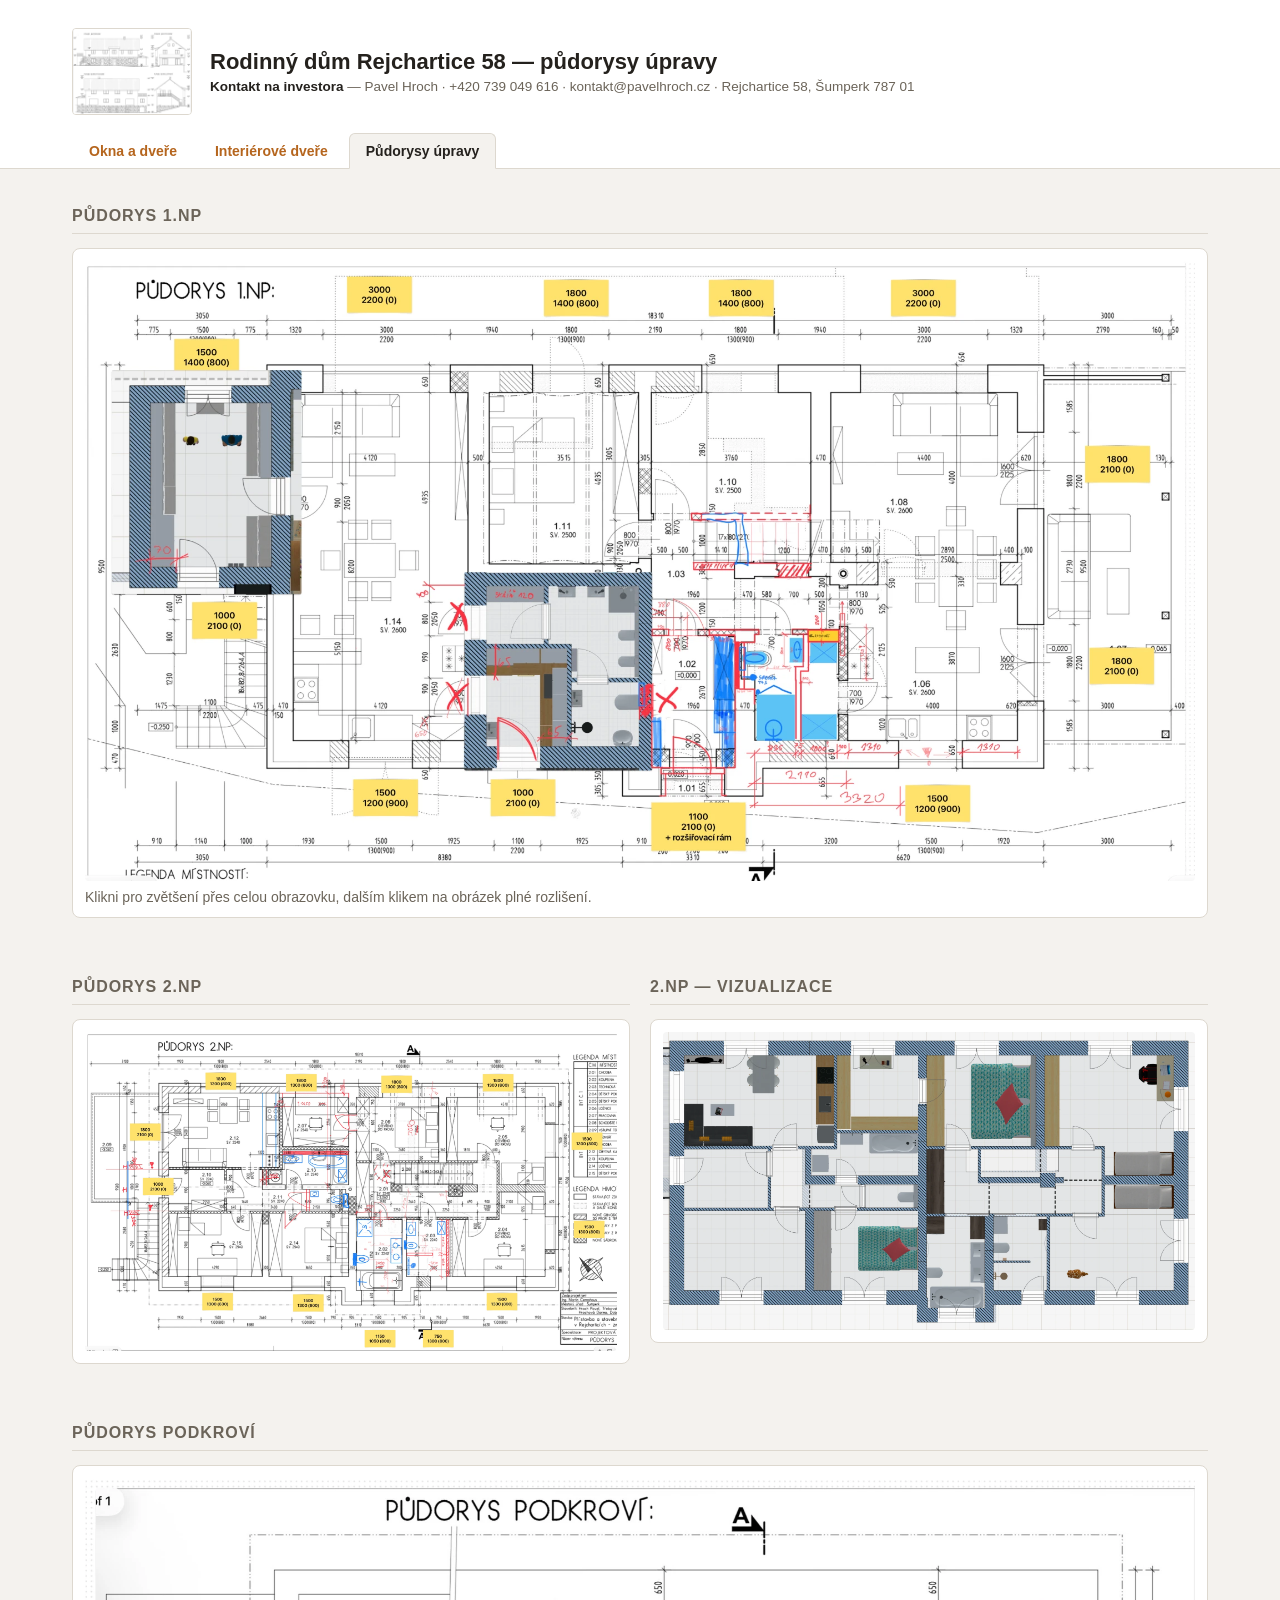
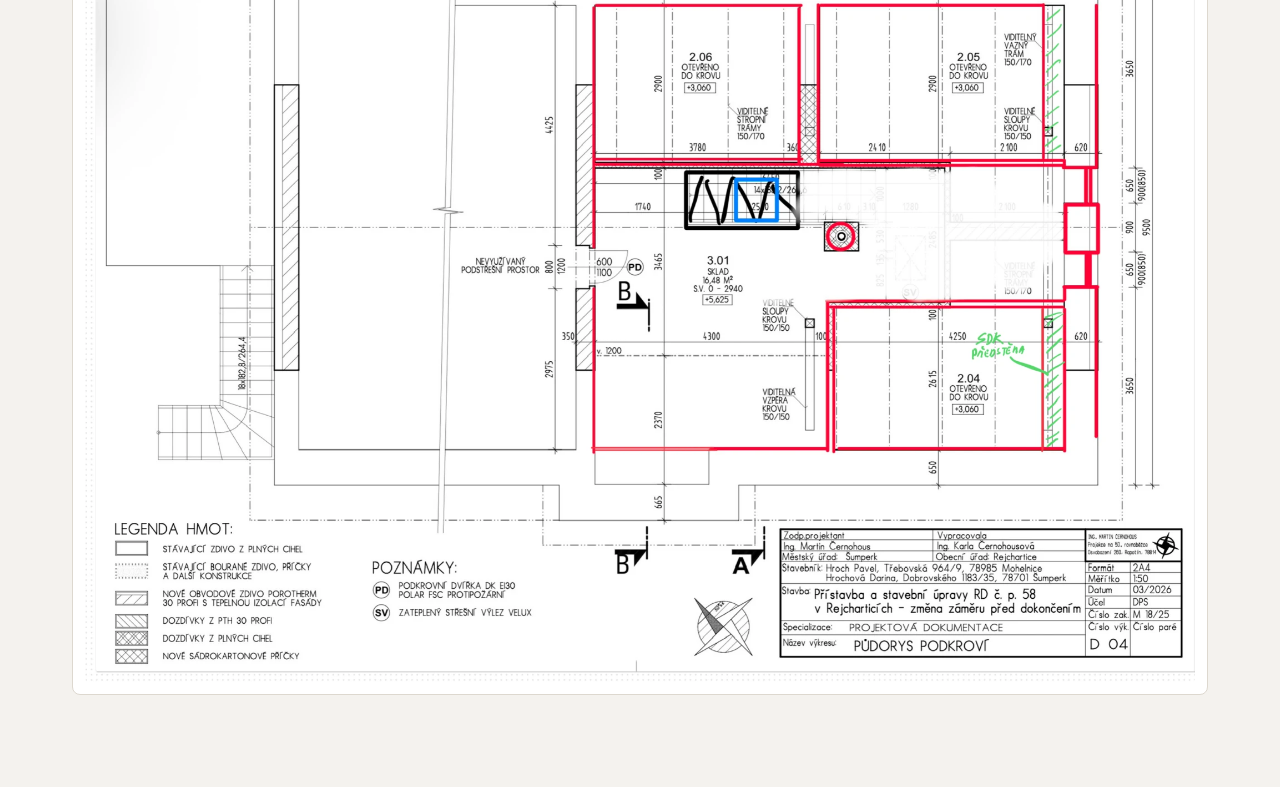
<file: pudorysy-upravy/index.html>
<!DOCTYPE html>
<html lang="cs">
<head>
<meta charset="UTF-8" />
<meta name="robots" content="noindex, nofollow" />
<meta name="viewport" content="width=device-width, initial-scale=1.0" />
<title>Půdorysy úpravy — Rejchartice 58</title>
<!-- Sdílí vzhled se stránkou oken (../okna-dvere/style.css). -->
<script>document.write('<link rel="stylesheet" href="../okna-dvere/style.css?t=' + Date.now() + '" />');</script>
<style>
  .plan { margin: 0 0 32px; }
  .plan-card {
    background: var(--panel, #fff);
    border: 1px solid var(--line);
    border-radius: 8px;
    padding: 12px;
  }
  .plan-card img { display: block; width: 100%; height: auto; cursor: zoom-in; border-radius: 4px; }
  .plan-row { display: grid; grid-template-columns: 1fr 1fr; gap: 20px; align-items: start; }
  @media (max-width: 900px) { .plan-row { grid-template-columns: 1fr; gap: 0; } }
  .plan-caption { margin-top: 8px; color: var(--muted); font-size: 14px; }
  /* v lightboxu: klik na obrázek = plné rozlišení se scrollováním */
  .lightbox.zoomable img { cursor: zoom-in; }
  .lightbox.zoomed { display: block; overflow: auto; padding: 56px 16px 24px; }
  .lightbox.zoomed img { max-width: none; max-height: none; cursor: zoom-out; }
  .lightbox.zoomed .lightbox-close { position: fixed; }
  .lightbox.zoomed .lightbox-caption { display: none; }
</style>
</head>
<body>

<header class="page-head">
  <div class="head-row">
    <img class="house-thumb" id="house-thumb" alt="Pohledy domu" hidden />
    <div class="head-text">
      <h1 id="project-title">Rodinný dům Rejchartice 58 — půdorysy úpravy</h1>
      <div class="contact" id="contact"></div>
    </div>
  </div>
  <nav class="site-nav"><a href="../okna-dvere/index.html">Okna a dveře</a><a href="../interierove-dvere/index.html">Interiérové dveře</a><span class="current">Půdorysy úpravy</span></nav>
</header>

<main id="main">
  <!-- Další půdorys = zkopírovat <section class="plan"> a přidat obrázek do img/ -->
  <section class="plan">
    <h2 class="top-title">Půdorys 1.NP</h2>
    <div class="plan-card">
      <img src="img/pudorys-1np.webp?v=2" alt="Půdorys 1.NP s úpravami" data-caption="Půdorys 1.NP" />
      <div class="plan-caption">Klikni pro zvětšení přes celou obrazovku, dalším klikem na obrázek plné rozlišení.</div>
    </div>
  </section>

  <!-- 2.NP: půdorys a vizualizace vedle sebe (pod 900 px pod sebou) -->
  <div class="plan-row">
    <section class="plan">
      <h2 class="top-title">Půdorys 2.NP</h2>
      <div class="plan-card">
        <img src="img/pudorys-2np.webp?v=2" alt="Půdorys 2.NP s úpravami" data-caption="Půdorys 2.NP" />
      </div>
    </section>

    <section class="plan">
      <h2 class="top-title">2.NP — vizualizace</h2>
      <div class="plan-card">
        <img src="img/vizualizace-2np.webp?v=1" alt="Vizualizace 2.NP" data-caption="2.NP — vizualizace" />
      </div>
    </section>
  </div>

  <section class="plan">
    <h2 class="top-title">Půdorys podkroví</h2>
    <div class="plan-card">
      <img src="img/pudorys-podkrovi.webp?v=2" alt="Půdorys podkroví s úpravami" data-caption="Půdorys podkroví" />
    </div>
  </section>
</main>

<script>
  document.write('<script src="../okna-dvere/data.js?t=' + Date.now() + '"><\/script>');
</script>
<script>
  function openLightbox(src, caption, zoomable) {
    var box = document.createElement("div");
    box.className = "lightbox" + (zoomable ? " zoomable" : "");
    var img = document.createElement("img");
    img.src = src;
    img.alt = caption || "";
    var close = document.createElement("button");
    close.className = "lightbox-close";
    close.type = "button";
    close.setAttribute("aria-label", "Zavřít");
    close.textContent = "×";
    box.append(img, close);
    if (caption) {
      var cap = document.createElement("div");
      cap.className = "lightbox-caption";
      cap.textContent = caption;
      box.appendChild(cap);
    }
    function onKey(e) { if (e.key === "Escape") hide(); }
    function hide() {
      box.remove();
      document.removeEventListener("keydown", onKey);
      document.body.style.overflow = "";
    }
    box.addEventListener("click", function (e) {
      if (e.target !== img) { hide(); return; }
      if (zoomable) box.classList.toggle("zoomed");
    });
    document.addEventListener("keydown", onKey);
    document.body.style.overflow = "hidden";
    document.body.appendChild(box);
  }

  // kontakt a náhled domu ze stejných dat jako stránka oken
  if (typeof DATA !== "undefined" && DATA.meta) {
    var inv = DATA.meta.investor;
    if (inv) {
      document.getElementById("contact").innerHTML =
        "<b>Kontakt na investora</b> — " + inv.jmeno + " · " + inv.telefon + " · " + inv.email + " · " + inv.adresa;
    }
    var n = DATA.meta.nahled_domu;
    if (n && n.obrazek) {
      var t = document.getElementById("house-thumb");
      var src = "../okna-dvere/" + n.obrazek;
      t.src = src;
      t.alt = n.nazev || "Pohledy domu";
      t.hidden = false;
      t.addEventListener("click", function () { openLightbox(src, n.nazev); });
    }
  }

  document.querySelectorAll(".plan-card img").forEach(function (img) {
    img.addEventListener("click", function () { openLightbox(img.src, img.dataset.caption + " — klikni na obrázek pro plné rozlišení", true); });
  });
</script>
</body>
</html>
</file>
<file: interierove-dvere/style.css>
:root {
  --bg: #f4f2ee;
  --panel: #ffffff;
  --ink: #24211d;
  --muted: #6b6459;
  --line: #ddd8cf;
  --accent: #b5651d;
  --glass: #dbe9ee;
  --glass-line: #7fa8b8;
  --frame-antracit: #33383d;
  --frame-white: #ffffff;
  --frame-white-stroke: #9a958b;
  --chip-bg: #efe9df;
}

* { box-sizing: border-box; }

body {
  margin: 0;
  font-family: -apple-system, "Segoe UI", Roboto, Helvetica, Arial, sans-serif;
  background: var(--bg);
  color: var(--ink);
}

header.page-head {
  padding: 28px 32px 0;
  border-bottom: 1px solid var(--line);
  background: var(--panel);
}

/* obsah hlavičky zarovnaný na střed stejně jako zbytek stránky (1200 px − 2 × 32 px padding) */
header.page-head > * {
  max-width: 1136px;
  margin-left: auto;
  margin-right: auto;
}

header.page-head h1 {
  margin: 0 0 4px;
  font-size: 22px;
}

header.page-head .sub {
  color: var(--muted);
  font-size: 15px;
}

header.page-head .contact {
  color: var(--muted);
  font-size: 13.5px;
  margin-top: 4px;
}
header.page-head .contact b { color: var(--ink); }
header.page-head .head-row { display: flex; align-items: center; gap: 18px; }
header.page-head .head-text { min-width: 0; }
.house-thumb {
  width: 120px;
  height: auto;
  flex: none;
  border: 1px solid var(--line);
  border-radius: 4px;
  background: #fff;
  cursor: zoom-in;
}
.house-thumb[hidden] { display: none; }

.materials {
  max-width: 1200px;
  margin: 18px auto 0;
  padding: 14px 32px 0;
  display: flex;
  flex-wrap: wrap;
  gap: 10px 18px;
}

.material {
  display: inline-flex;
  align-items: center;
  gap: 6px;
  font-size: 13px;
  color: var(--ink);
}

.decor {
  max-width: 1200px;
  margin: 18px auto 0;
  padding: 0 32px;
  display: flex;
  flex-wrap: wrap;
  gap: 16px 40px;
}
.decor[hidden] { display: none; }
.decor-label { font-size: 12px; letter-spacing: 0.08em; text-transform: uppercase; color: var(--muted); margin-bottom: 8px; }
.decor-list { display: flex; flex-wrap: wrap; gap: 16px; }
.decor-item { margin: 0; }
.decor-item img {
  display: block;
  width: 150px;
  height: 100px;
  object-fit: cover;
  border-radius: 6px;
  border: 1px solid var(--line);
}
.decor-item.decor-photo img { width: auto; height: auto; max-height: 160px; max-width: 240px; }
.decor-item img { cursor: zoom-in; }
.lightbox {
  position: fixed;
  inset: 0;
  z-index: 1000;
  background: rgba(15, 14, 12, 0.92);
  display: flex;
  flex-direction: column;
  align-items: center;
  justify-content: center;
  padding: 48px 16px 24px;
}
.lightbox img {
  max-width: 100%;
  max-height: calc(100vh - 110px);
  object-fit: contain;
  border-radius: 4px;
}
.lightbox-caption { margin-top: 12px; color: #f3efe8; font-size: 15px; font-weight: 600; }
.lightbox-close {
  position: absolute;
  top: 10px;
  right: 14px;
  width: 44px;
  height: 44px;
  border: none;
  border-radius: 50%;
  background: rgba(255, 255, 255, 0.14);
  color: #fff;
  font-size: 30px;
  line-height: 1;
  cursor: pointer;
}
.lightbox-close:hover { background: rgba(255, 255, 255, 0.28); }
.decor-item figcaption { margin-top: 6px; font-size: 15px; font-weight: 700; color: var(--ink); }

.material .swatch {
  background-size: cover;
  background-position: center;
  display: inline-block;
  width: 14px;
  height: 14px;
  border-radius: 3px;
  border: 1px solid var(--line);
  flex: none;
}

.filters {
  display: flex;
  flex-wrap: wrap;
  gap: 10px;
  margin: 0 0 22px;
}

.filter-btn {
  background: var(--chip-bg);
  border: 1px solid transparent;
  border-radius: 8px;
  padding: 8px 12px;
  font-size: 14px;
  color: var(--ink);
  font-family: inherit;
  cursor: pointer;
  transition: background 0.12s, border-color 0.12s;
}

.filter-btn:hover { border-color: var(--accent); }

.filter-btn b { color: var(--accent); }

.filter-btn.active {
  background: var(--ink);
  color: #fff;
  font-weight: 600;
}
.filter-btn.active b { color: #fff; }

.legend {
  max-width: 1200px;
  margin: 18px auto 0;
  padding: 14px 32px;
  font-size: 14px;
  color: var(--muted);
  display: flex;
  flex-wrap: wrap;
  gap: 18px;
  align-items: center;
}

.legend .item { display: flex; align-items: center; gap: 6px; }
.legend svg { flex: none; }

.legend-note {
  padding-top: 0;
  font-size: 13.5px;
  line-height: 1.5;
}
.legend-note b { color: var(--ink); }

.legend-warning {
  padding-top: 0;
  font-size: 14px;
  font-weight: 700;
  color: #c0392b;
}

main {
  max-width: 1200px;
  margin: 0 auto;
  padding: 10px 32px 60px;
}

section.group h2 {
  font-size: 16px;
  text-transform: uppercase;
  letter-spacing: 0.06em;
  color: var(--muted);
  margin: 28px 0 14px;
  border-bottom: 1px solid var(--line);
  padding-bottom: 8px;
}

.group-note {
  margin: -8px 0 14px;
  font-size: 13.5px;
  color: var(--accent);
  font-style: italic;
}

.grid {
  display: flex;
  flex-direction: column;
  gap: 12px;
}

.card {
  background: var(--panel);
  border: 1px solid var(--line);
  border-radius: 10px;
  padding: 16px 20px;
  display: grid;
  grid-template-columns: 270px 1fr 205px 205px;
  gap: 20px;
  align-items: start;
}

.card[hidden] { display: none; }

.col { display: flex; flex-direction: column; gap: 8px; }

.col + .col { border-left: 1px solid var(--line); padding-left: 20px; }

.col-main { align-items: center; text-align: center; }

.col-main .pos {
  font-weight: 600;
  font-size: 16px;
  align-self: stretch;
  text-align: left;
}

.col-main .drawing {
  display: flex;
  justify-content: center;
  align-items: center;
  min-height: 190px;
  gap: 6px;
}

.col-desc {
  font-size: 15px;
  color: var(--muted);
  justify-content: flex-start;
}

.col-desc .qty-line {
  color: var(--accent);
  font-weight: 700;
  font-size: 18px;
}

.col-desc .qty-line-sub {
  color: var(--accent);
  font-weight: 600;
  font-size: 14px;
}

.col-desc .smer {
  color: var(--ink);
  font-weight: 700;
  font-size: 13px;
  letter-spacing: 0.04em;
}

.col-desc .smer-ven {
  color: #c0392b;
}

.col-desc .opening { color: var(--ink); font-weight: 500; }
.col-desc .loc { font-size: 14px; }
.col-desc .plocha { font-size: 15px; font-weight: 700; color: var(--ink); margin-top: 4px; }

.col-fields {
  align-items: flex-start;
  gap: 16px;
}

.field-block {
  gap: 3px;
}

.col-label {
  font-size: 12.5px;
  text-transform: uppercase;
  letter-spacing: 0.05em;
  color: var(--muted);
  margin-bottom: 5px;
}

.col-value {
  font-size: 19px;
  font-weight: 600;
  color: var(--ink);
}

.col-value-sm {
  font-size: 15px;
  font-weight: 600;
  color: var(--ink);
}

.chips {
  display: flex;
  flex-wrap: wrap;
  gap: 6px;
  margin-top: 2px;
}

.chip {
  background: var(--chip-bg);
  border-radius: 999px;
  padding: 3px 10px;
  font-size: 13px;
  font-weight: 600;
  color: var(--ink);
  white-space: nowrap;
}

.chip-red {
  background: #f5c2c7;
  color: #7a1620;
}

.chip-blue {
  background: #bcd6f7;
  color: #10396e;
}

.note {
  font-size: 13.5px;
  color: var(--accent);
  font-style: italic;
}

@media (max-width: 900px) {
  .card {
    grid-template-columns: 1fr;
  }
  .col + .col {
    border-left: none;
    padding-left: 0;
    border-top: 1px solid var(--line);
    padding-top: 12px;
  }
  .col-main { align-items: flex-start; text-align: left; }
}

.dim-text {
  font-size: 10px;
  fill: var(--muted);
  font-family: inherit;
}

.dim-text-lg {
  font-size: 13px;
  fill: var(--ink);
}

/* nevyplněné hodnoty ("-----") v kartách — světlejší, ať nepřebíjí vyplněné údaje */
.col-value.is-empty,
.col-value-sm.is-empty {
  color: #b9b2a6;
  font-weight: 400;
}

.dim-caption {
  font-size: 11px;
  font-weight: 700;
  fill: var(--ink);
  text-transform: uppercase;
  letter-spacing: 0.05em;
}

/* přepínání mezi nástroji (okna a dveře / interiérové dveře) */
/* navigace jako záložky (Bootstrap nav-tabs) — sedí na spodní lince hlavičky,
   aktivní záložka má barvu pozadí stránky a "propojí" se s obsahem pod ní */
.site-nav { display: flex; gap: 4px; margin-top: 18px; margin-bottom: -1px; font-size: 14px; }
.site-nav a,
.site-nav .current {
  padding: 9px 16px;
  border: 1px solid transparent;
  border-radius: 6px 6px 0 0;
  text-decoration: none;
}
.site-nav a { color: var(--accent); font-weight: 600; }
.site-nav a:hover { border-color: var(--line) var(--line) transparent; background: var(--bg); }
.site-nav .current {
  color: var(--ink);
  font-weight: 700;
  background: var(--bg);
  border-color: var(--line) var(--line) var(--bg);
}
</file>
<file: okna-dvere/style.css>
:root {
  --bg: #f4f2ee;
  --panel: #ffffff;
  --ink: #24211d;
  --muted: #6b6459;
  --line: #ddd8cf;
  --accent: #b5651d;
  --glass: #dbe9ee;
  --glass-line: #7fa8b8;
  --frame-antracit: #33383d;
  --frame-white: #ffffff;
  --frame-white-stroke: #9a958b;
  --chip-bg: #efe9df;
}

* { box-sizing: border-box; }

body {
  margin: 0;
  font-family: -apple-system, "Segoe UI", Roboto, Helvetica, Arial, sans-serif;
  background: var(--bg);
  color: var(--ink);
}

header.page-head {
  padding: 28px 32px 0;
  border-bottom: 1px solid var(--line);
  background: var(--panel);
}

/* obsah hlavičky zarovnaný na střed stejně jako zbytek stránky (1200 px − 2 × 32 px padding) */
header.page-head > * {
  max-width: 1136px;
  margin-left: auto;
  margin-right: auto;
}

header.page-head h1 {
  margin: 0 0 4px;
  font-size: 22px;
}

header.page-head .sub {
  color: var(--muted);
  font-size: 15px;
}

header.page-head .contact {
  color: var(--muted);
  font-size: 13.5px;
  margin-top: 4px;
}
header.page-head .contact b { color: var(--ink); }
header.page-head .head-row { display: flex; align-items: center; gap: 18px; }
header.page-head .head-text { min-width: 0; }
.house-thumb {
  width: 120px;
  height: auto;
  flex: none;
  border: 1px solid var(--line);
  border-radius: 4px;
  background: #fff;
  cursor: zoom-in;
}
.house-thumb[hidden] { display: none; }

.materials {
  max-width: 1200px;
  margin: 18px auto 0;
  padding: 14px 32px 0;
  display: flex;
  flex-wrap: wrap;
  gap: 10px 18px;
}

.material {
  display: inline-flex;
  align-items: center;
  gap: 6px;
  font-size: 13px;
  color: var(--ink);
}

.decor {
  max-width: 1200px;
  margin: 18px auto 0;
  padding: 0 32px;
  display: flex;
  flex-wrap: wrap;
  gap: 16px 40px;
}
.decor[hidden] { display: none; }
.decor-label { font-size: 12px; letter-spacing: 0.08em; text-transform: uppercase; color: var(--muted); margin-bottom: 8px; }
.decor-list { display: flex; flex-wrap: wrap; gap: 16px; }
.decor-item { margin: 0; }
.decor-item img {
  display: block;
  width: 150px;
  height: 100px;
  object-fit: cover;
  border-radius: 6px;
  border: 1px solid var(--line);
}
.decor-item.decor-photo img { width: auto; height: 160px; }
.decor-item img { cursor: zoom-in; }
.lightbox {
  position: fixed;
  inset: 0;
  z-index: 1000;
  background: rgba(15, 14, 12, 0.92);
  display: flex;
  flex-direction: column;
  align-items: center;
  justify-content: center;
  padding: 48px 16px 24px;
}
.lightbox img {
  max-width: 100%;
  max-height: calc(100vh - 110px);
  object-fit: contain;
  border-radius: 4px;
}
.lightbox-caption { margin-top: 12px; color: #f3efe8; font-size: 15px; font-weight: 600; }
.lightbox-close {
  position: absolute;
  top: 10px;
  right: 14px;
  width: 44px;
  height: 44px;
  border: none;
  border-radius: 50%;
  background: rgba(255, 255, 255, 0.14);
  color: #fff;
  font-size: 30px;
  line-height: 1;
  cursor: pointer;
}
.lightbox-close:hover { background: rgba(255, 255, 255, 0.28); }
.decor-item figcaption { margin-top: 6px; font-size: 15px; font-weight: 700; color: var(--ink); }

.material .swatch {
  background-size: cover;
  background-position: center;
  display: inline-block;
  width: 14px;
  height: 14px;
  border-radius: 3px;
  border: 1px solid var(--line);
  flex: none;
}

.filters {
  display: flex;
  flex-wrap: wrap;
  gap: 10px;
  margin: 0 0 22px;
}

.filter-btn {
  background: var(--chip-bg);
  border: 1px solid transparent;
  border-radius: 8px;
  padding: 8px 12px;
  font-size: 14px;
  color: var(--ink);
  font-family: inherit;
  cursor: pointer;
  transition: background 0.12s, border-color 0.12s;
}

.filter-btn:hover { border-color: var(--accent); }

.filter-btn b { color: var(--accent); }

.filter-btn.active {
  background: var(--ink);
  color: #fff;
  font-weight: 600;
}
.filter-btn.active b { color: #fff; }

.legend {
  max-width: 1200px;
  margin: 18px auto 0;
  padding: 14px 32px;
  font-size: 14px;
  color: var(--muted);
  display: flex;
  flex-wrap: wrap;
  gap: 18px;
  align-items: center;
}

.legend .item { display: flex; align-items: center; gap: 6px; }
.legend svg { flex: none; }

.legend-note {
  padding-top: 0;
  font-size: 13.5px;
  line-height: 1.5;
}
.legend-note b { color: var(--ink); }

.legend-warning {
  padding-top: 0;
  font-size: 14px;
  font-weight: 700;
  color: #c0392b;
}

main {
  max-width: 1200px;
  margin: 0 auto;
  padding: 10px 32px 60px;
}

section.group h2,
.top-title {
  font-size: 16px;
  text-transform: uppercase;
  letter-spacing: 0.06em;
  color: var(--muted);
  margin: 28px 0 14px;
  border-bottom: 1px solid var(--line);
  padding-bottom: 8px;
}

.group-note {
  margin: -8px 0 14px;
  font-size: 13.5px;
  color: var(--accent);
  font-style: italic;
}

.grid {
  display: flex;
  flex-direction: column;
  gap: 12px;
}

.card {
  background: var(--panel);
  border: 1px solid var(--line);
  border-radius: 10px;
  padding: 16px 20px;
  display: grid;
  grid-template-columns: 270px 1fr 185px 205px;
  gap: 20px;
  align-items: start;
}

.card[hidden] { display: none; }

.col { display: flex; flex-direction: column; gap: 8px; }

.col + .col { border-left: 1px solid var(--line); padding-left: 20px; }

.col-main { align-items: center; text-align: center; }

.col-main .pos {
  font-weight: 600;
  font-size: 16px;
  align-self: stretch;
  text-align: left;
}

.col-main .drawing {
  display: flex;
  justify-content: center;
  align-items: center;
  min-height: 190px;
}

.col-desc {
  font-size: 15px;
  color: var(--muted);
  justify-content: flex-start;
}

.col-desc .qty-line {
  color: var(--accent);
  font-weight: 700;
  font-size: 18px;
}

.col-desc .qty-line-sub {
  color: var(--accent);
  font-weight: 600;
  font-size: 14px;
}

.col-desc .smer {
  color: var(--ink);
  font-weight: 700;
  font-size: 13px;
  letter-spacing: 0.04em;
}

.col-desc .smer-ven {
  color: #c0392b;
}

.col-desc .opening { color: var(--ink); font-weight: 500; }
.col-desc .loc { font-size: 14px; }
.col-desc .plocha { font-size: 15px; font-weight: 700; color: var(--ink); margin-top: 4px; }

.col-parapet, .col-zaluzie {
  align-items: flex-start;
  gap: 20px;
}

.field-block {
  gap: 3px;
}

.col-label {
  font-size: 12.5px;
  text-transform: uppercase;
  letter-spacing: 0.05em;
  color: var(--muted);
  margin-bottom: 5px;
}

.col-value {
  font-size: 19px;
  font-weight: 600;
  color: var(--ink);
}

.col-value-sm {
  font-size: 15px;
  font-weight: 600;
  color: var(--ink);
}

.chips {
  display: flex;
  flex-wrap: wrap;
  gap: 6px;
  margin-top: 2px;
}

.chip {
  background: var(--chip-bg);
  border-radius: 999px;
  padding: 3px 10px;
  font-size: 13px;
  font-weight: 600;
  color: var(--ink);
  white-space: nowrap;
}

.chip-red {
  background: #f5c2c7;
  color: #7a1620;
}

.chip-blue {
  background: #bcd6f7;
  color: #10396e;
}

.note {
  font-size: 13.5px;
  color: var(--accent);
  font-style: italic;
}

@media (max-width: 900px) {
  .card {
    grid-template-columns: 1fr;
  }
  .col + .col {
    border-left: none;
    padding-left: 0;
    border-top: 1px solid var(--line);
    padding-top: 12px;
  }
  .col-main { align-items: flex-start; text-align: left; }
}

.dim-text {
  font-size: 10px;
  fill: var(--muted);
  font-family: inherit;
}

.dim-text-lg {
  font-size: 13px;
  fill: var(--ink);
}

/* nevyplněné hodnoty ("-----") v kartách — světlejší, ať nepřebíjí vyplněné údaje */
.col-value.is-empty,
.col-value-sm.is-empty {
  color: #b9b2a6;
  font-weight: 400;
}

/* přepínání mezi nástroji (okna a dveře / interiérové dveře) */
/* navigace jako záložky (Bootstrap nav-tabs) — sedí na spodní lince hlavičky,
   aktivní záložka má barvu pozadí stránky a "propojí" se s obsahem pod ní */
.site-nav { display: flex; gap: 4px; margin-top: 18px; margin-bottom: -1px; font-size: 14px; }
.site-nav a,
.site-nav .current {
  padding: 9px 16px;
  border: 1px solid transparent;
  border-radius: 6px 6px 0 0;
  text-decoration: none;
}
.site-nav a { color: var(--accent); font-weight: 600; }
.site-nav a:hover { border-color: var(--line) var(--line) transparent; background: var(--bg); }
.site-nav .current {
  color: var(--ink);
  font-weight: 700;
  background: var(--bg);
  border-color: var(--line) var(--line) var(--bg);
}

/* horní řádek: vlevo Změny na 1/4, vpravo Legenda (dekory, materiály, poznámky) na 3/4 */
.top-row {
  max-width: 1200px;
  margin: 0 auto;
  padding: 0 32px;
  display: grid;
  grid-template-columns: 1fr 3fr;
  gap: 28px;
  align-items: start;
}
.top-row .top-title { margin-top: 24px; }
.top-row .decor,
.top-row .materials,
.top-row .legend {
  max-width: none;
  margin-left: 0;
  margin-right: 0;
  padding-left: 0;
  padding-right: 0;
}
.top-row .decor { margin-top: 0; }

/* materiály (pod sebou) vlevo, poznámky vedle */
.legend-row {
  display: grid;
  grid-template-columns: 1fr 1fr;
  gap: 24px;
  align-items: start;
  margin-top: 18px;
}
.top-row .legend-row .materials {
  margin: 0;
  padding: 0;
  flex-direction: column;
  flex-wrap: nowrap;
  gap: 6px;
}
.legend-row .legend-card { margin-top: 0; }
.legend-card.decor-card { margin-top: 0; padding: 14px 20px 16px; }
@media (max-width: 900px) {
  .legend-row { grid-template-columns: 1fr; }
}

/* bílé karty v Legendě (Barvy, Poznámky) */
.legend-card {
  margin: 18px 0 0;
  padding: 12px 20px;
  background: var(--panel);
  border: 1px solid var(--line);
  border-radius: 10px;
  font-size: 13.5px;
  line-height: 1.5;
  color: var(--muted);
}
.notes ul { margin: 0; padding: 0; list-style: none; }
.notes li + li { margin-top: 8px; }
.notes b { color: var(--ink); }
@media (max-width: 900px) {
  .top-row { grid-template-columns: 1fr; gap: 0; }
}

/* přehled změn — kartička na každý den, nejnovější nahoře */
.changes-list {
  display: flex;
  flex-direction: column;
  gap: 10px;
}

.change-card {
  background: var(--panel);
  border: 1px solid var(--line);
  border-left: 4px solid var(--accent);
  border-radius: 10px;
  padding: 12px 20px;
}

.change-date {
  font-weight: 700;
  font-size: 14px;
  color: var(--accent);
  margin-bottom: 6px;
}

.change-card ul {
  margin: 0;
  padding-left: 20px;
  font-size: 14px;
  line-height: 1.55;
}
</file>
